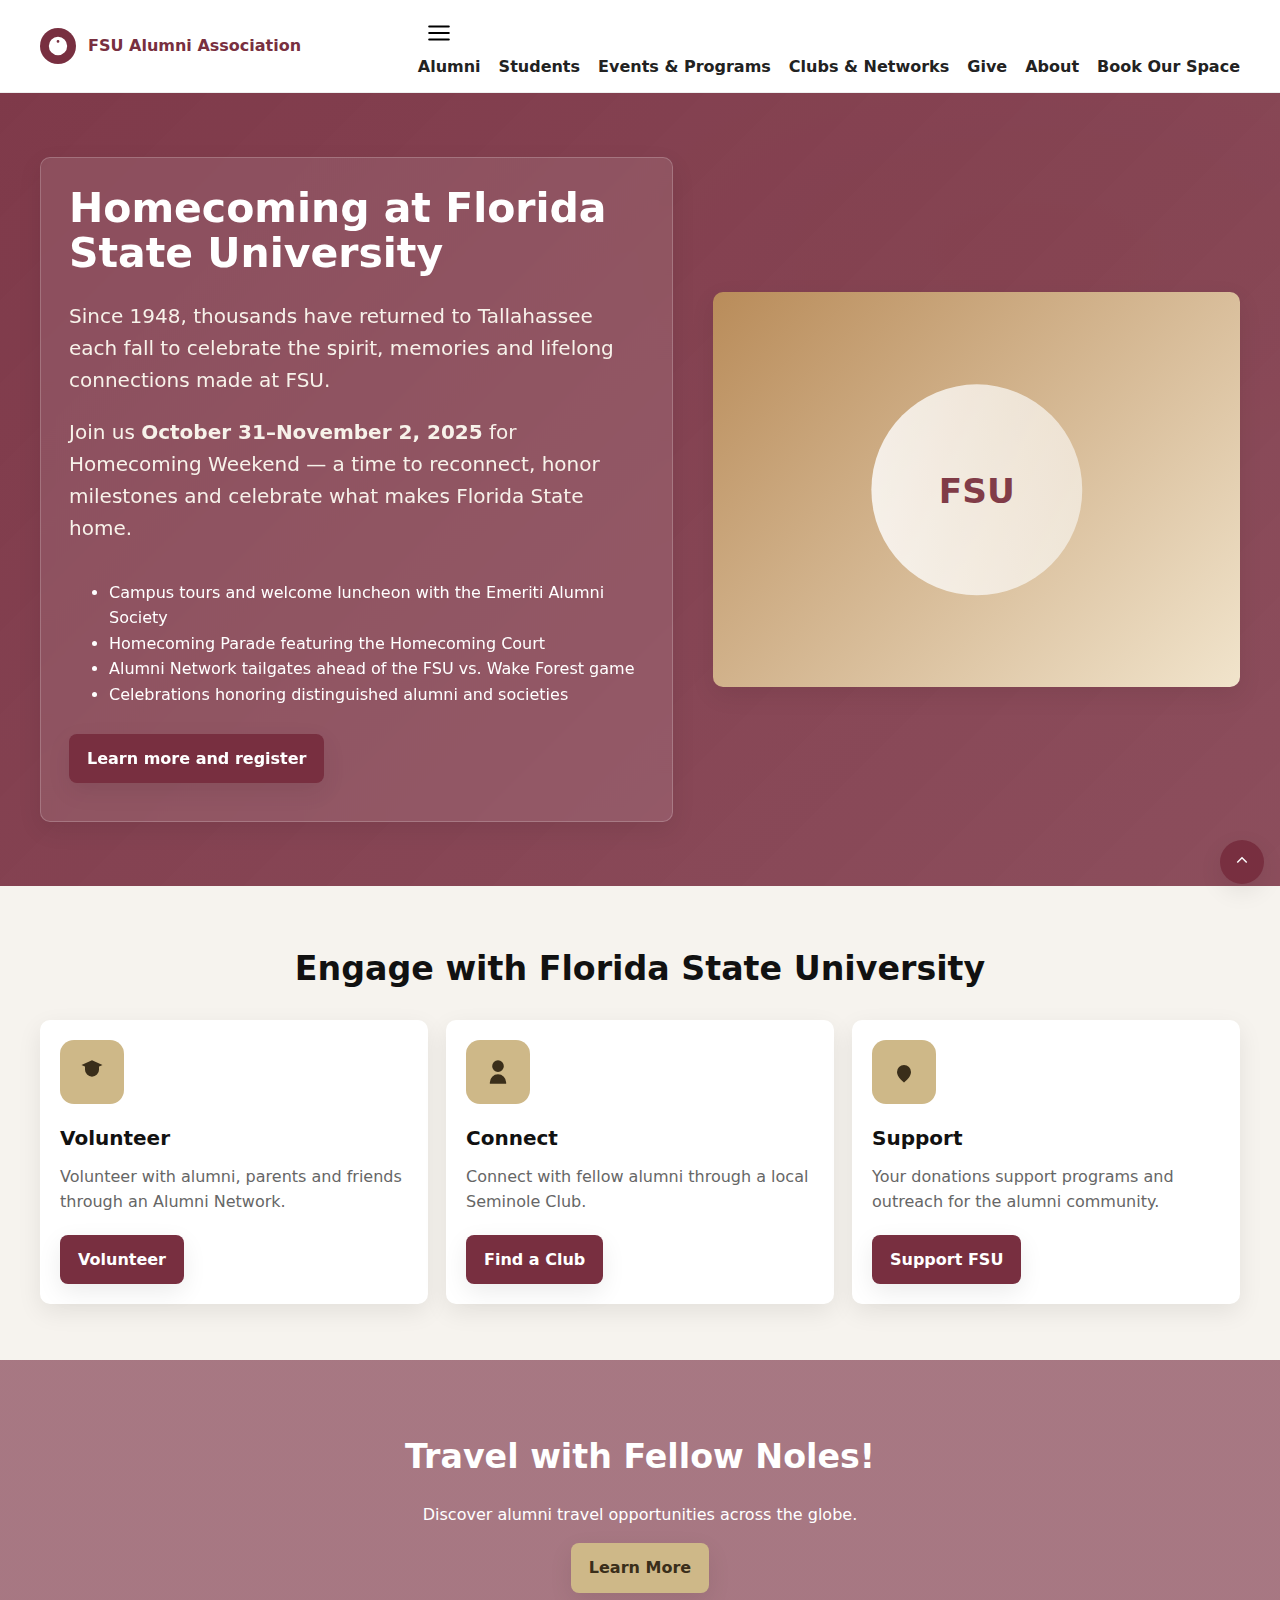
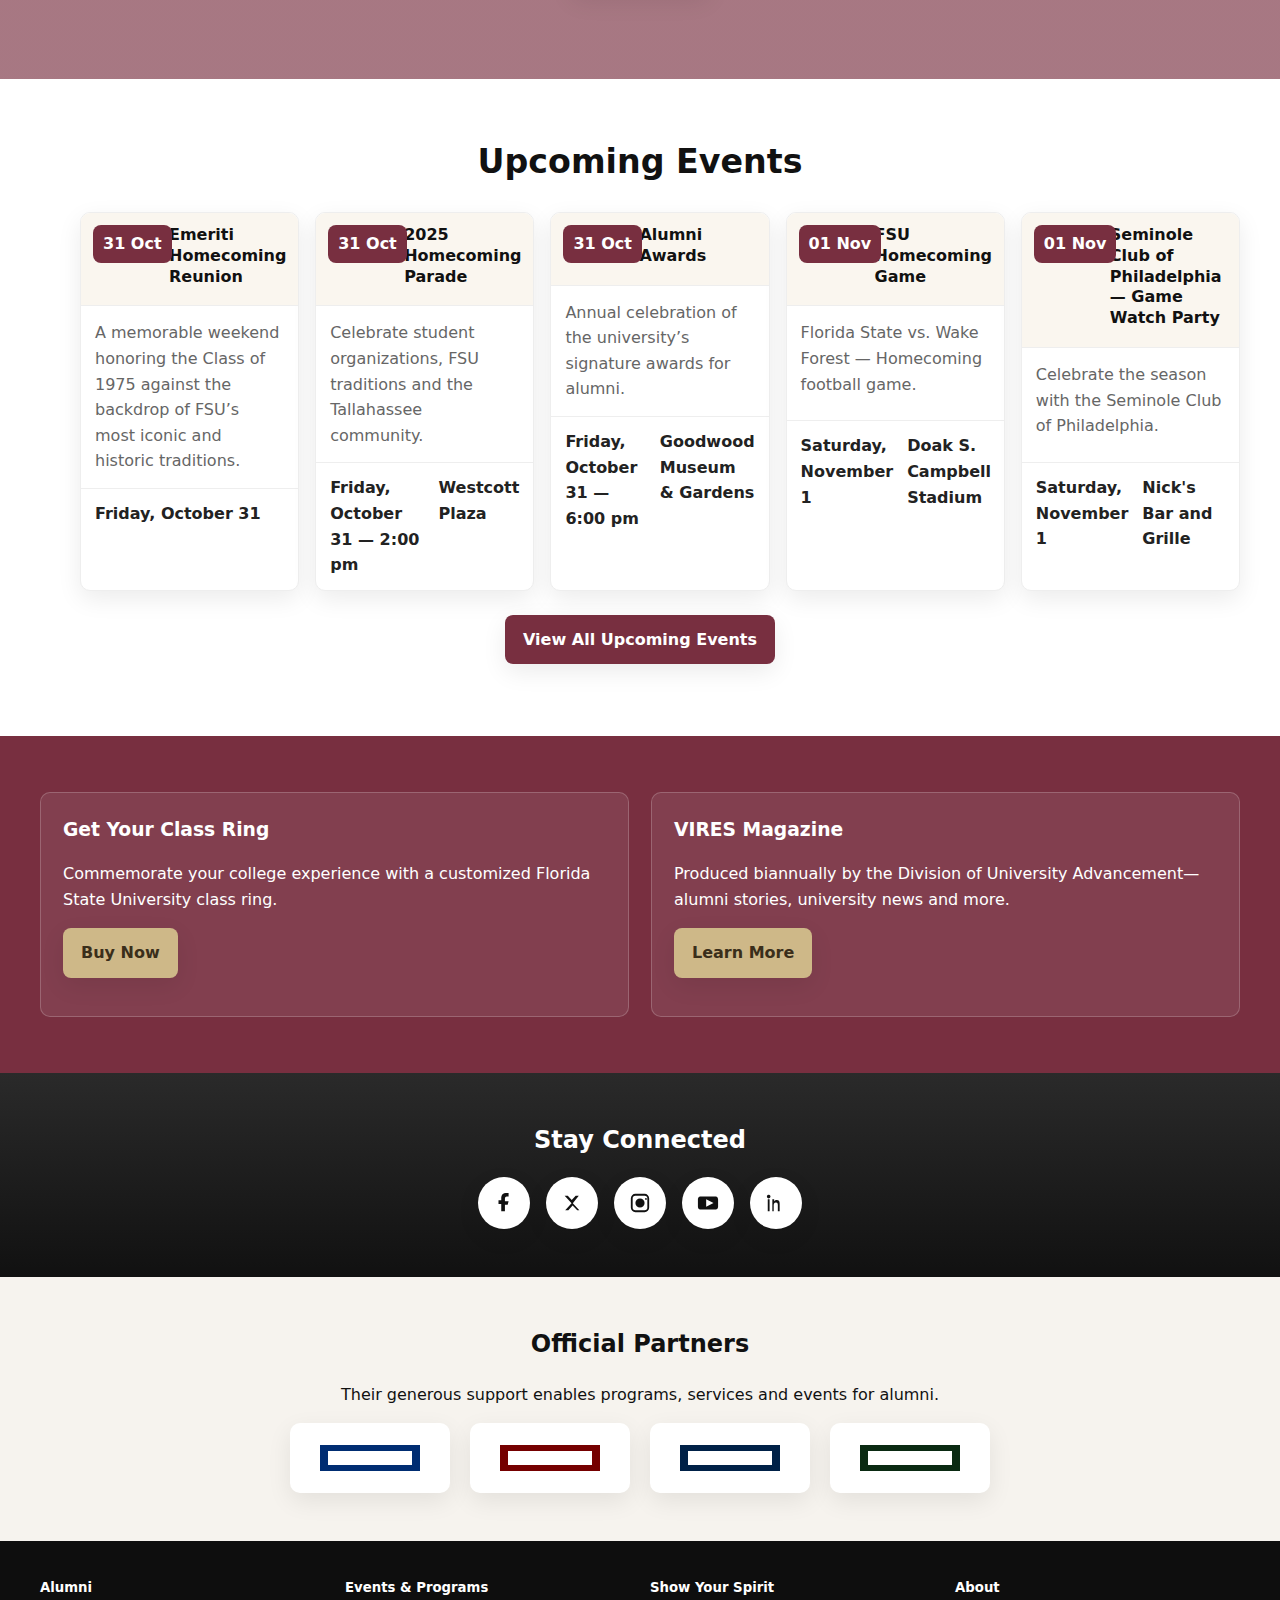
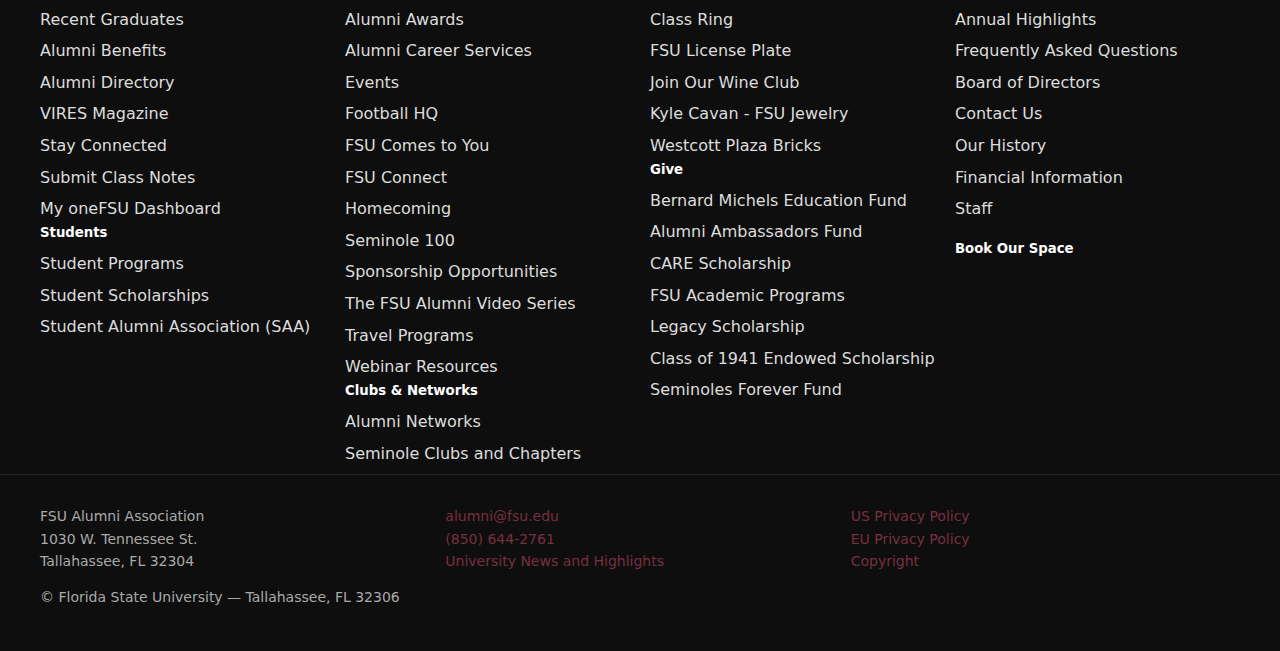
<file: index.html>
<!doctype html>
<html lang="en">
  <head>
    <meta charset="utf-8">
    <meta name="viewport" content="width=device-width, initial-scale=1">
    <title>FSU Alumni Association</title>
    <meta name="description" content="FSU Alumni Association — offline, self-contained project submission.">
    <link rel="stylesheet" href="assets/styles.css">
  </head>
  <body>
    <a class="sr-only" href="#main">Skip to content</a>
    <header>
      <div class="container nav" role="navigation" aria-label="Main navigation">
        <a href="index.html" class="brand">
          <span class="brand-mark" aria-hidden="true">
            <svg viewBox="0 0 24 24" fill="currentColor" xmlns="http://www.w3.org/2000/svg" aria-hidden="true"><path d="M12 2a10 10 0 1 0 0 20 10 10 0 0 0 0-20Zm0 3.5a1.5 1.5 0 1 1 0 3 1.5 1.5 0 0 1 0-3Zm-3 13h6a1 1 0 1 0 0-2h-1v-4a1 1 0 0 0-1-1h-2v-1a1 1 0 1 0-2 0v2a1 1 0 0 0 1 1h2v3h-3a1 1 0 1 0 0 2Z"/></svg>
          </span>
          <span>FSU Alumni Association</span>
        </a>
        <nav>
          <button id="navToggle" class="nav-toggle" aria-expanded="false" aria-controls="navLinks" aria-label="Toggle menu">
            <svg width="26" height="26" viewBox="0 0 24 24" fill="none" xmlns="http://www.w3.org/2000/svg" aria-hidden="true"><path d="M3 6h18M3 12h18M3 18h18" stroke="currentColor" stroke-width="2" stroke-linecap="round"/></svg>
          </button>
          <div id="navLinks" class="nav-links">
            <a href="alumni.html">Alumni</a>
            <a href="students.html">Students</a>
            <a href="events.html">Events & Programs</a>
            <a href="clubs.html">Clubs & Networks</a>
            <a href="give.html">Give</a>
            <a href="about.html">About</a>
            <a href="book.html">Book Our Space</a>
          </div>
        </nav>
      </div>
    </header>
    <main id="main" tabindex="-1">
      <section class="hero" aria-labelledby="hero-title">
        <div class="container wrap">
          <div class="card">
            <h1 id="hero-title">Homecoming at Florida State University</h1>
            <p class="lead">Since 1948, thousands have returned to Tallahassee each fall to celebrate the spirit, memories and lifelong connections made at FSU.</p>
            <p class="lead">Join us <strong>October 31–November 2, 2025</strong> for Homecoming Weekend — a time to reconnect, honor milestones and celebrate what makes Florida State home.</p>
            <ul>
              <li>Campus tours and welcome luncheon with the Emeriti Alumni Society</li>
              <li>Homecoming Parade featuring the Homecoming Court</li>
              <li>Alumni Network tailgates ahead of the FSU vs. Wake Forest game</li>
              <li>Celebrations honoring distinguished alumni and societies</li>
            </ul>
            <p class="mt-2"><a class="btn" href="#events">Learn more and register</a></p>
          </div>
          <div class="hero-visual" aria-hidden="true">
            <svg viewBox="0 0 200 200" xmlns="http://www.w3.org/2000/svg" role="img" aria-label="FSU Seal stylized">
              <defs>
                <linearGradient id="seal" x1="0" x2="1">
                  <stop offset="0" stop-color="#fff" stop-opacity=".9"/>
                  <stop offset="1" stop-color="#f7f2ea" stop-opacity=".8"/>
                </linearGradient>
              </defs>
              <circle cx="100" cy="100" r="80" fill="url(#seal)"/>
              <text x="100" y="110" font-size="26" text-anchor="middle" fill="#782f40" font-weight="700">FSU</text>
            </svg>
          </div>
        </div>
      </section>
      <section class="features" aria-labelledby="features-title">
        <div class="container">
          <h2 id="features-title">Engage with Florida State University</h2>
          <div class="grid-3 mt-2">
            <article class="card" id="alumni">
              <span class="icon" aria-hidden="true"><svg viewBox="0 0 24 24" width="28" height="28" fill="currentColor"><path d="M12 2 3 6l9 4 9-4-9-4Zm0 6L6 5.3V10a6 6 0 0 0 12 0V5.3L12 8Z"/></svg></span>
              <h3><strong>Volunteer</strong></h3>
              <p>Volunteer with alumni, parents and friends through an Alumni Network.</p>
              <div class="card-footer"><a class="btn" href="#clubs">Volunteer</a></div>
            </article>
            <article class="card">
              <span class="icon" aria-hidden="true"><svg viewBox="0 0 24 24" width="28" height="28" fill="currentColor"><path d="M12 12a5 5 0 1 0 0-10 5 5 0 0 0 0 10Zm-7 9a7 7 0 0 1 14 0v1H5v-1Z"/></svg></span>
              <h3><strong>Connect</strong></h3>
              <p>Connect with fellow alumni through a local Seminole Club.</p>
              <div class="card-footer"><a class="btn" href="#clubs">Find a Club</a></div>
            </article>
            <article class="card" id="give">
              <span class="icon" aria-hidden="true"><svg viewBox="0 0 24 24" width="28" height="28" fill="currentColor"><path d="M12 21s-6-4.35-6-9a6 6 0 1 1 12 0c0 4.65-6 9-6 9Z"/></svg></span>
              <h3><strong>Support</strong></h3>
              <p>Your donations support programs and outreach for the alumni community.</p>
              <div class="card-footer"><a class="btn" href="#about">Support FSU</a></div>
            </article>
          </div>
        </div>
      </section>
      <section class="promo" aria-labelledby="promo-title">
        <div class="container center">
          <h2 id="promo-title">Travel with Fellow Noles!</h2>
          <p class="mb-2">Discover alumni travel opportunities across the globe.</p>
          <p class="actions"><a class="btn secondary" href="#travel">Learn More</a></p>
        </div>
      </section>
      <section class="events" id="events" aria-labelledby="events-title">
        <div class="container">
          <h2 id="events-title">Upcoming Events</h2>
          <ol class="event-list" aria-label="Event list">
            <li class="event"><header><div class="date" aria-label="October 31">31 Oct</div><h3>Emeriti Homecoming Reunion</h3></header><div class="body">A memorable weekend honoring the Class of 1975 against the backdrop of FSU’s most iconic and historic traditions.</div><div class="meta"><div>Friday, October 31</div></div></li>
            <li class="event"><header><div class="date" aria-label="October 31">31 Oct</div><h3>2025 Homecoming Parade</h3></header><div class="body">Celebrate student organizations, FSU traditions and the Tallahassee community.</div><div class="meta"><div>Friday, October 31 — 2:00 pm</div><div>Westcott Plaza</div></div></li>
            <li class="event"><header><div class="date" aria-label="October 31">31 Oct</div><h3>Alumni Awards</h3></header><div class="body">Annual celebration of the university’s signature awards for alumni.</div><div class="meta"><div>Friday, October 31 — 6:00 pm</div><div>Goodwood Museum &amp; Gardens</div></div></li>
            <li class="event"><header><div class="date" aria-label="November 1">01 Nov</div><h3>FSU Homecoming Game</h3></header><div class="body">Florida State vs. Wake Forest — Homecoming football game.</div><div class="meta"><div>Saturday, November 1</div><div>Doak S. Campbell Stadium</div></div></li>
            <li class="event"><header><div class="date" aria-label="November 1">01 Nov</div><h3>Seminole Club of Philadelphia — Game Watch Party</h3></header><div class="body">Celebrate the season with the Seminole Club of Philadelphia.</div><div class="meta"><div>Saturday, November 1</div><div>Nick's Bar and Grille</div></div></li>
          </ol>
          <p class="center mt-3"><a class="btn" href="#">View All Upcoming Events</a></p>
        </div>
      </section>
      <section class="cta-two" aria-labelledby="cta-title">
        <div class="container"><div class="grid">
          <div class="cta"><h3 id="cta-title" class="mb-1">Get Your Class Ring</h3><p>Commemorate your college experience with a customized Florida State University class ring.</p><p><a class="btn secondary" href="#ring">Buy Now</a></p></div>
          <div class="cta"><h3 class="mb-1">VIRES Magazine</h3><p>Produced biannually by the Division of University Advancement—alumni stories, university news and more.</p><p><a class="btn secondary" href="#vires">Learn More</a></p></div>
        </div></div>
      </section>
      <section class="social" aria-labelledby="social-title">
        <div class="container"><h2 id="social-title">Stay Connected</h2><div class="icons" role="list">
          <a role="listitem" href="#" aria-label="Facebook" title="Facebook"><svg width="22" height="22" viewBox="0 0 24 24" fill="currentColor" aria-hidden="true"><path d="M13 22v-8h3l1-4h-4V7a2 2 0 0 1 2-2h2V1h-3a5 5 0 0 0-5 5v3H6v4h3v8h4Z"/></svg></a>
          <a role="listitem" href="#" aria-label="X" title="X"><svg width="22" height="22" viewBox="0 0 24 24" fill="currentColor" aria-hidden="true"><path d="m4 4 7.5 8.2L4.6 20H8l4.7-5.2L17.7 20H20l-7.1-7.7L19.4 4H16l-4.3 4.8L7.4 4H4Z"/></svg></a>
          <a role="listitem" href="#" aria-label="Instagram" title="Instagram"><svg width="22" height="22" viewBox="0 0 24 24" fill="currentColor" aria-hidden="true"><path d="M7 2h10a5 5 0 0 1 5 5v10a5 5 0 0 1-5 5H7a5 5 0 0 1-5-5V7a5 5 0 0 1 5-5Zm0 2a3 3 0 0 0-3 3v10a3 3 0 0 0 3 3h10a3 3 0 0 0 3-3V7a3 3 0 0 0-3-3H7Zm5 3a5 5 0 1 1 0 10 5 5 0 0 1 0-10Zm6.5-.5a1 1 0 1 1 0 2 1 1 0 0 1 0-2Z"/></svg></a>
          <a role="listitem" href="#" aria-label="YouTube" title="YouTube"><svg width="22" height="22" viewBox="0 0 24 24" fill="currentColor" aria-hidden="true"><path d="M23 8s0-3-3-3H4C1 5 1 8 1 8v8s0 3 3 3h16c3 0 3-3 3-3V8Zm-13 8V8l8 4-8 4Z"/></svg></a>
          <a role="listitem" href="#" aria-label="LinkedIn" title="LinkedIn"><svg width="22" height="22" viewBox="0 0 24 24" fill="currentColor" aria-hidden="true"><path d="M4 3a2 2 0 1 0 0 4 2 2 0 0 0 0-4ZM3 8h2v13H3V8Zm5 0h2v2h.1c.3-.6 1.2-1.3 2.6-1.3 2.8 0 3.3 1.8 3.3 4.1V21h-2v-6.1c0-1.5 0-3.4-2.1-3.4s-2.4 1.7-2.4 3.3V21H8V8Z"/></svg></a>
        </div></div>
      </section>
      <section class="partners" aria-labelledby="partners-title">
        <div class="container"><h2 id="partners-title">Official Partners</h2><p class="center mb-2">Their generous support enables programs, services and events for alumni.</p><div class="logo-row" role="list">
          <div class="logo" role="listitem" aria-label="Bank of America"><svg width="100" height="26" viewBox="0 0 100 26" xmlns="http://www.w3.org/2000/svg" aria-hidden="true"><rect width="100" height="26" fill="#002D72"/><rect x="8" y="6" width="84" height="14" fill="#fff"/></svg></div>
          <div class="logo" role="listitem" aria-label="FSU Bookstore"><svg width="100" height="26" viewBox="0 0 100 26" xmlns="http://www.w3.org/2000/svg" aria-hidden="true"><rect width="100" height="26" fill="#750000"/><rect x="8" y="6" width="84" height="14" fill="#fff"/></svg></div>
          <div class="logo" role="listitem" aria-label="Liberty Mutual"><svg width="100" height="26" viewBox="0 0 100 26" xmlns="http://www.w3.org/2000/svg" aria-hidden="true"><rect width="100" height="26" fill="#002147"/><rect x="8" y="6" width="84" height="14" fill="#fff"/></svg></div>
          <div class="logo" role="listitem" aria-label="AMBA"><svg width="100" height="26" viewBox="0 0 100 26" xmlns="http://www.w3.org/2000/svg" aria-hidden="true"><rect width="100" height="26" fill="#0A2A12"/><rect x="8" y="6" width="84" height="14" fill="#fff"/></svg></div>
        </div></div>
      </section>
    </main>
    <footer>
      <div class="footer-top"><div class="container footer-grid">
        <section aria-labelledby="ft-alumni"><h5 id="ft-alumni">Alumni</h5><nav class="list" aria-label="Alumni"><a href="#">Recent Graduates</a><a href="#">Alumni Benefits</a><a href="#">Alumni Directory</a><a href="#">VIRES Magazine</a><a href="#">Stay Connected</a><a href="#">Submit Class Notes</a><a href="#">My oneFSU Dashboard</a></nav><h5 id="students">Students</h5><nav class="list" aria-label="Students"><a href="#">Student Programs</a><a href="#">Student Scholarships</a><a href="#">Student Alumni Association (SAA)</a></nav></section>
        <section aria-labelledby="ft-events"><h5 id="ft-events">Events &amp; Programs</h5><nav class="list" aria-label="Events and Programs"><a href="#">Alumni Awards</a><a href="#">Alumni Career Services</a><a href="#events">Events</a><a href="#">Football HQ</a><a href="#">FSU Comes to You</a><a href="#">FSU Connect</a><a href="#">Homecoming</a><a href="#">Seminole 100</a><a href="#">Sponsorship Opportunities</a><a href="#">The FSU Alumni Video Series</a><a href="#">Travel Programs</a><a href="#">Webinar Resources</a></nav><h5 id="clubs">Clubs &amp; Networks</h5><nav class="list" aria-label="Clubs and Networks"><a href="#">Alumni Networks</a><a href="#">Seminole Clubs and Chapters</a></nav></section>
        <section aria-labelledby="ft-spirit"><h5 id="ft-spirit">Show Your Spirit</h5><nav class="list" aria-label="Show Your Spirit"><a href="#">Class Ring</a><a href="#">FSU License Plate</a><a href="#">Join Our Wine Club</a><a href="#">Kyle Cavan - FSU Jewelry</a><a href="#">Westcott Plaza Bricks</a></nav><h5 id="about">Give</h5><nav class="list" aria-label="Give"><a href="#">Bernard Michels Education Fund</a><a href="#">Alumni Ambassadors Fund</a><a href="#">CARE Scholarship</a><a href="#">FSU Academic Programs</a><a href="#">Legacy Scholarship</a><a href="#">Class of 1941 Endowed Scholarship</a><a href="#">Seminoles Forever Fund</a></nav></section>
        <section aria-labelledby="ft-about"><h5 id="ft-about">About</h5><nav class="list" aria-label="About"><a href="#">Annual Highlights</a><a href="#">Frequently Asked Questions</a><a href="#">Board of Directors</a><a href="#">Contact Us</a><a href="#">Our History</a><a href="#">Financial Information</a><a href="#">Staff</a></nav><h5 id="book" class="mt-2"><a href="#" style="color:#fff;text-decoration:none">Book Our Space</a></h5></section>
      </div></div>
      <div class="footer-bottom"><div class="container"><div class="grid-3" style="display:grid;grid-template-columns:repeat(3,1fr);gap:16px">
        <div><p>FSU Alumni Association<br>1030 W. Tennessee St.<br>Tallahassee, FL 32304</p><p>© Florida State University — Tallahassee, FL 32306</p></div>
        <div><p><a href="mailto:alumni@fsu.edu">alumni@fsu.edu</a><br><a href="tel:+18506442761">(850) 644-2761</a><br><a href="#">University News and Highlights</a></p></div>
        <div><p><a href="#">US Privacy Policy</a><br><a href="#">EU Privacy Policy</a><br><a href="#">Copyright</a></p></div>
      </div></div></div>
    </footer>
    <button id="toTop" aria-label="Scroll to top" title="Scroll to top" style="position:fixed;right:16px;bottom:16px;border:0;background:var(--garnet);color:#fff;width:44px;height:44px;border-radius:50%;display:grid;place-items:center;box-shadow:var(--shadow)"><svg width="18" height="18" viewBox="0 0 24 24" fill="none" xmlns="http://www.w3.org/2000/svg" aria-hidden="true"><path d="M12 5l7 7-1.4 1.4L12 7.8 6.4 13.4 5 12l7-7Z" fill="currentColor"/></svg></button>
    <script src="assets/site.js"></script>
  </body>
</html>
</file>
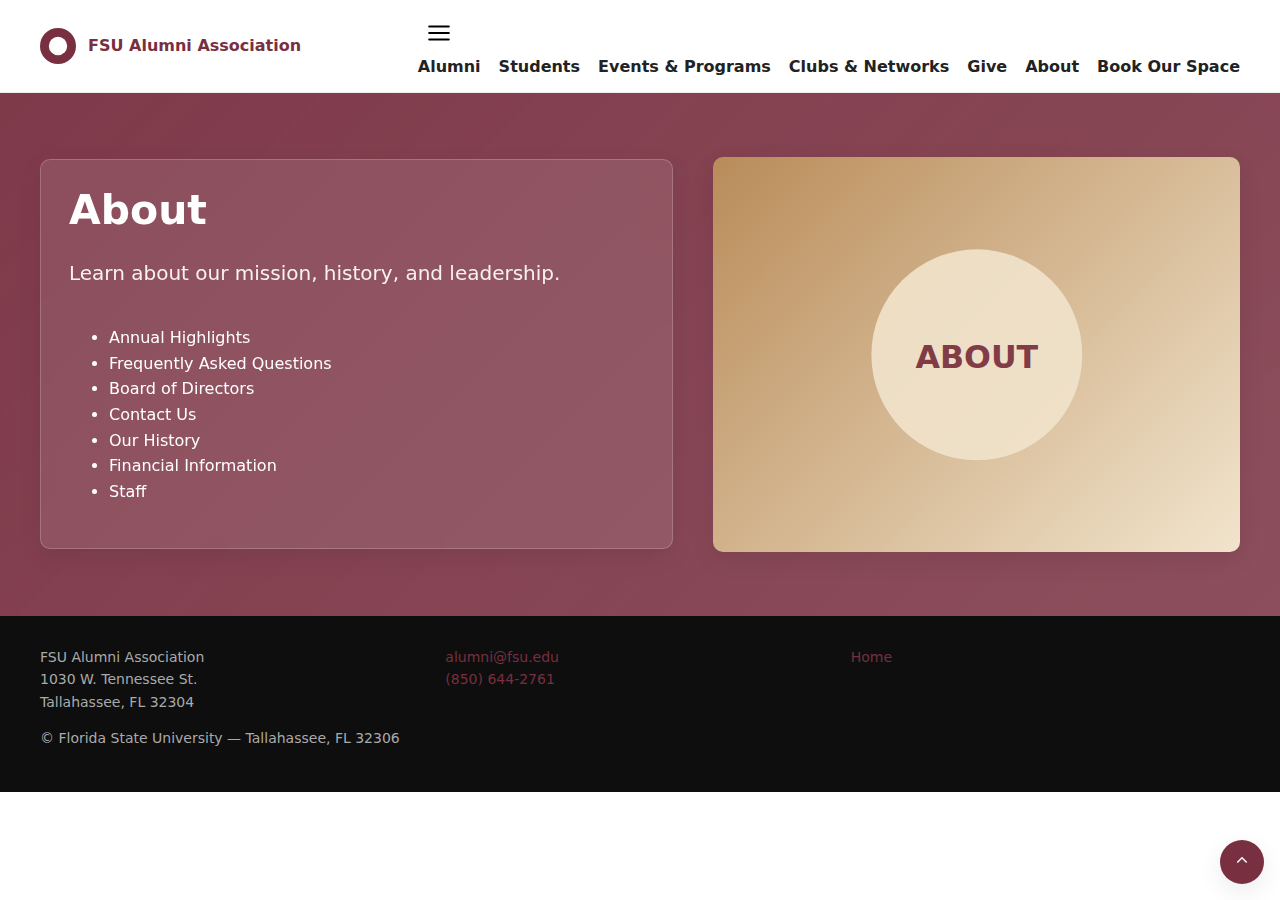
<file: about.html>
<!doctype html>
<html lang="en">
  <head>
    <meta charset="utf-8">
    <meta name="viewport" content="width=device-width, initial-scale=1">
    <title>About | FSU Alumni Association</title>
    <link rel="stylesheet" href="assets/styles.css">
  </head>
  <body>
    <a class="sr-only" href="#main">Skip to content</a>
    <header>
      <div class="container nav" role="navigation" aria-label="Main navigation">
        <a href="index.html" class="brand"><span class="brand-mark" aria-hidden="true"><svg viewBox="0 0 24 24" fill="currentColor" xmlns="http://www.w3.org/2000/svg"><circle cx="12" cy="12" r="10"/></svg></span><span>FSU Alumni Association</span></a>
        <nav>
          <button id="navToggle" class="nav-toggle" aria-expanded="false" aria-controls="navLinks" aria-label="Toggle menu"><svg width="26" height="26" viewBox="0 0 24 24" fill="none" xmlns="http://www.w3.org/2000/svg"><path d="M3 6h18M3 12h18M3 18h18" stroke="currentColor" stroke-width="2" stroke-linecap="round"/></svg></button>
          <div id="navLinks" class="nav-links">
            <a href="alumni.html">Alumni</a>
            <a href="students.html">Students</a>
            <a href="events.html">Events & Programs</a>
            <a href="clubs.html">Clubs & Networks</a>
            <a href="give.html">Give</a>
            <a href="about.html" aria-current="page">About</a>
            <a href="book.html">Book Our Space</a>
          </div>
        </nav>
      </div>
    </header>
    <main id="main" tabindex="-1">
      <section class="hero" aria-labelledby="page-title">
        <div class="container wrap">
          <div class="card">
            <h1 id="page-title">About</h1>
            <p class="lead">Learn about our mission, history, and leadership.</p>
            <ul>
              <li>Annual Highlights</li>
              <li>Frequently Asked Questions</li>
              <li>Board of Directors</li>
              <li>Contact Us</li>
              <li>Our History</li>
              <li>Financial Information</li>
              <li>Staff</li>
            </ul>
          </div>
          <div class="hero-visual" aria-hidden="true"><svg viewBox="0 0 200 200" xmlns="http://www.w3.org/2000/svg"><circle cx="100" cy="100" r="80" fill="#f1e4cc"/><text x="100" y="110" font-size="24" text-anchor="middle" fill="#782f40" font-weight="700">ABOUT</text></svg></div>
        </div>
      </section>
    </main>
    <footer>
      <div class="footer-bottom"><div class="container"><div class="grid-3" style="display:grid;grid-template-columns:repeat(3,1fr);gap:16px">
        <div><p>FSU Alumni Association<br>1030 W. Tennessee St.<br>Tallahassee, FL 32304</p><p>© Florida State University — Tallahassee, FL 32306</p></div>
        <div><p><a href="mailto:alumni@fsu.edu">alumni@fsu.edu</a><br><a href="tel:+18506442761">(850) 644-2761</a></p></div>
        <div><p><a href="index.html">Home</a></p></div>
      </div></div></div>
    </footer>
    <button id="toTop" aria-label="Scroll to top" title="Scroll to top" style="position:fixed;right:16px;bottom:16px;border:0;background:var(--garnet);color:#fff;width:44px;height:44px;border-radius:50%;display:grid;place-items:center;box-shadow:var(--shadow)"><svg width="18" height="18" viewBox="0 0 24 24" fill="none" xmlns="http://www.w3.org/2000/svg"><path d="M12 5l7 7-1.4 1.4L12 7.8 6.4 13.4 5 12l7-7Z" fill="currentColor"/></svg></button>
    <script src="assets/site.js"></script>
  </body>
</html>
</file>
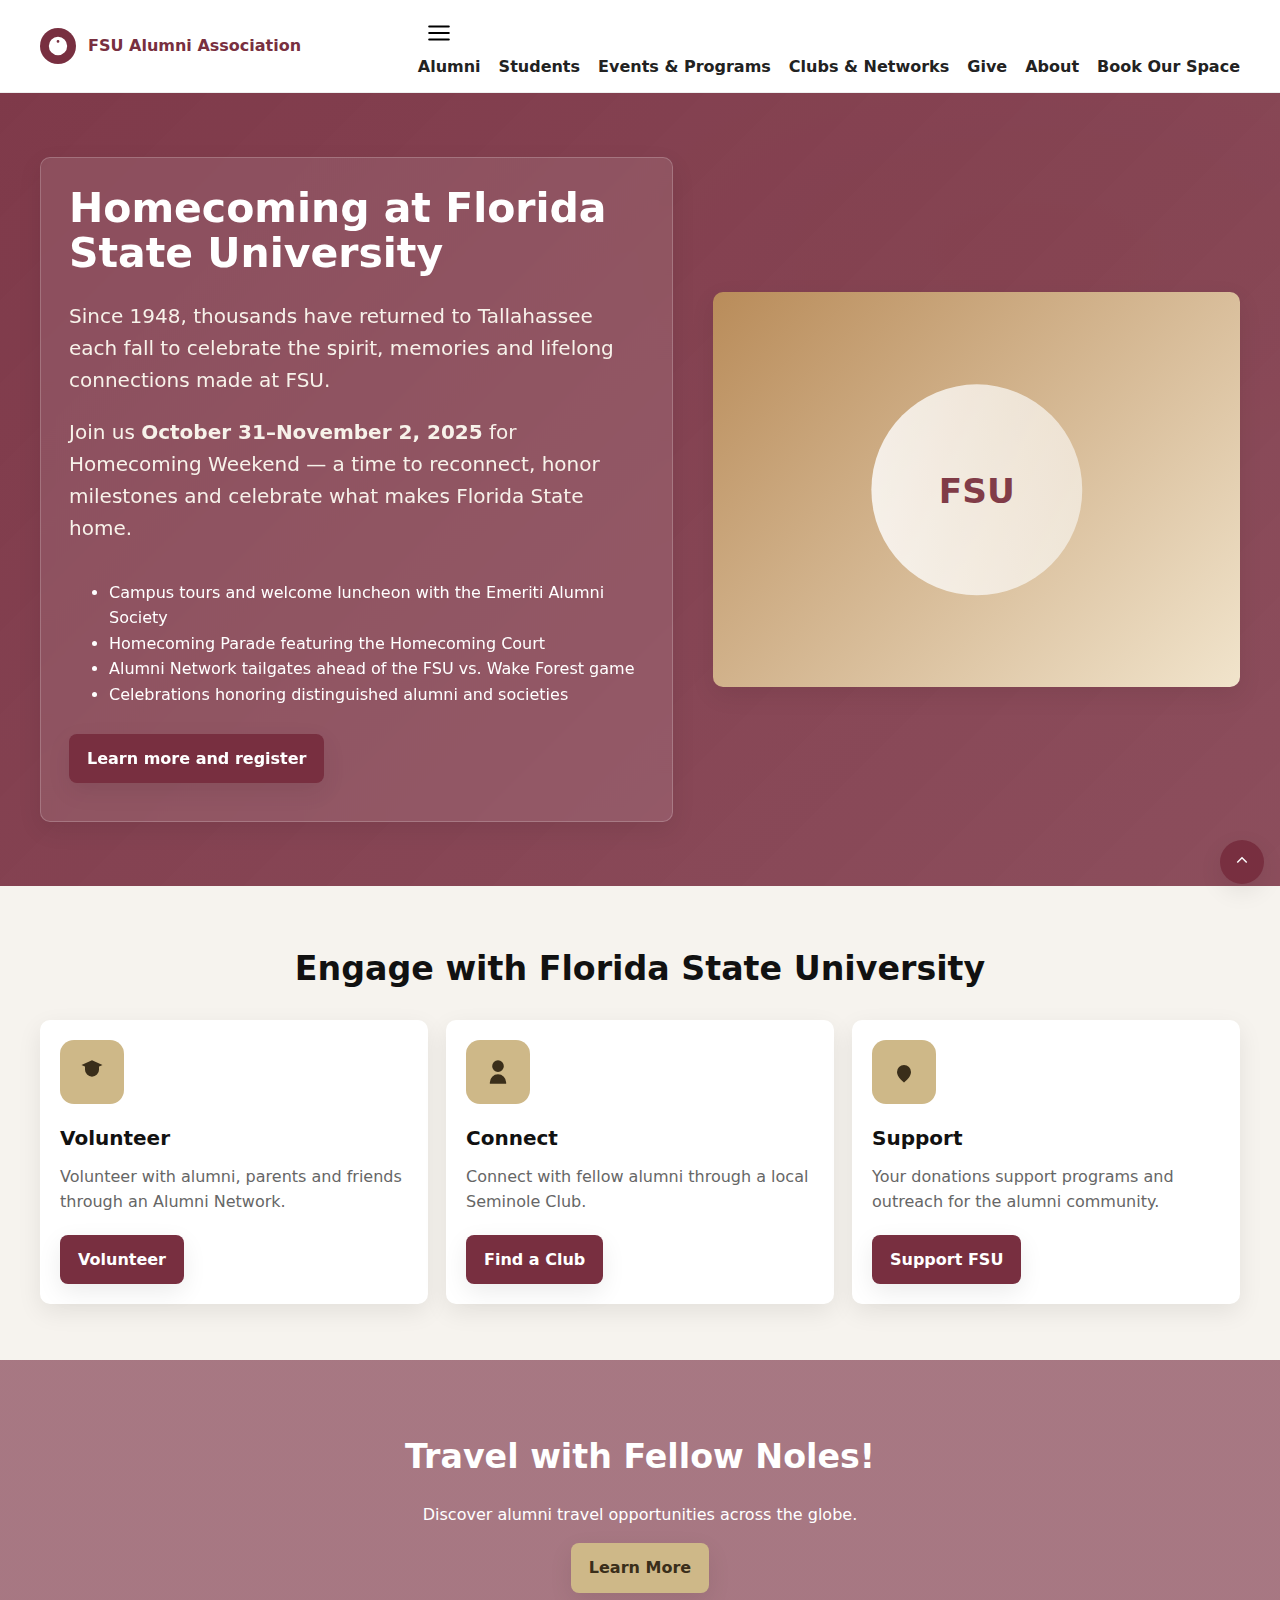
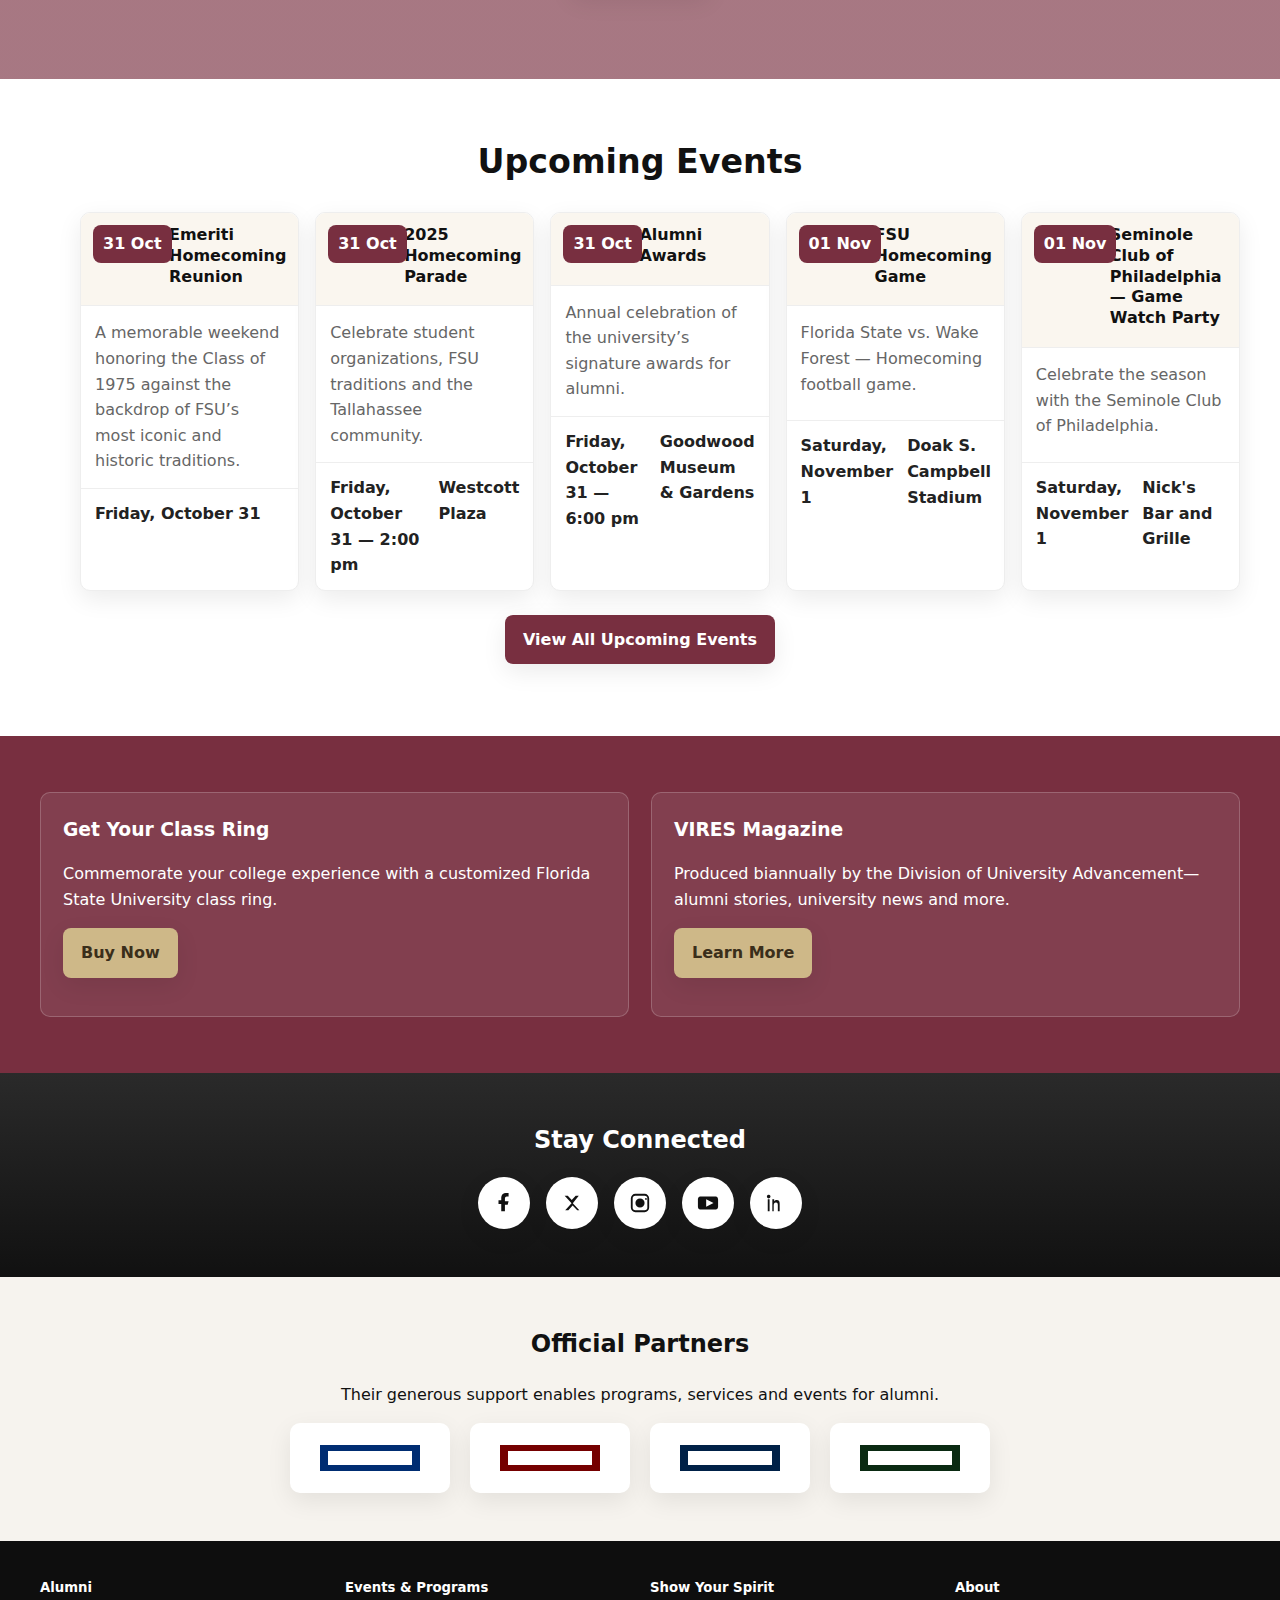
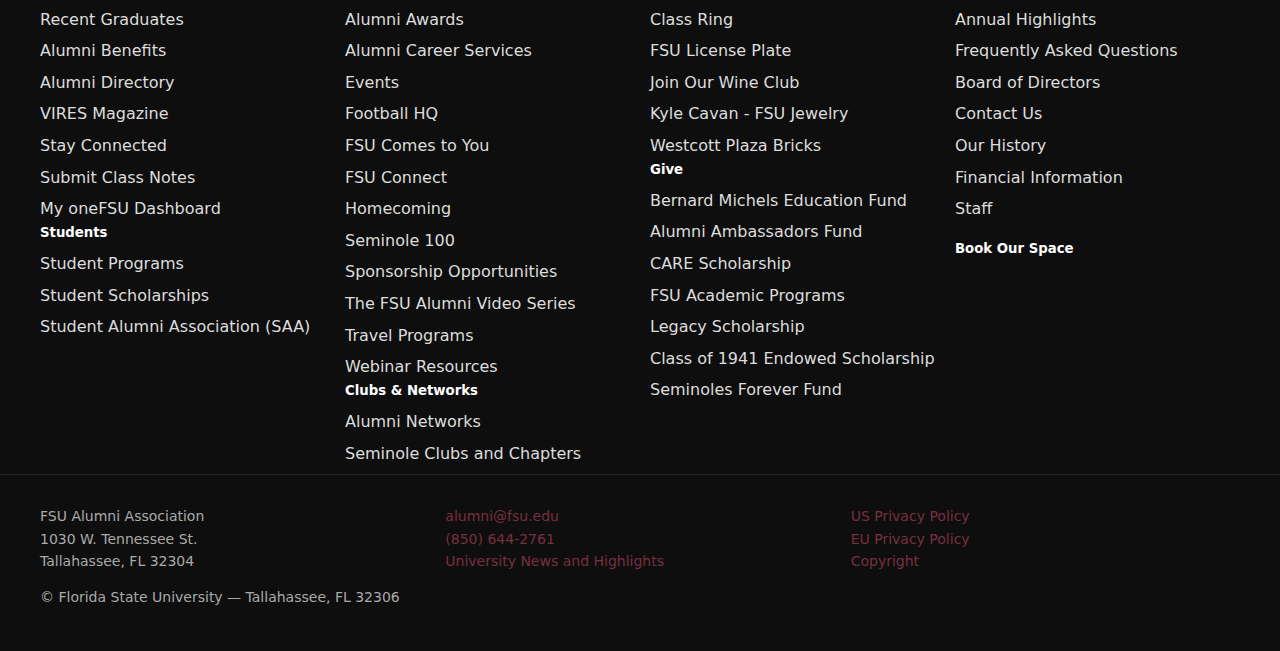
<file: Alumni Website.html>
<!doctype html>
<html lang="en">
  <head>
    <meta charset="utf-8">
    <meta name="viewport" content="width=device-width, initial-scale=1">
    <title>FSU Alumni Association (Offline Submission)</title>
    <meta name="description" content="FSU Alumni Association — offline, self-contained project submission.">
    <link rel="stylesheet" href="assets/styles.css">
  </head>
  <body>
    <a class="sr-only" href="#main">Skip to content</a>
    <header>
      <div class="container nav" role="navigation" aria-label="Main navigation">
        <a href="#" class="brand">
          <span class="brand-mark" aria-hidden="true">
            <svg viewBox="0 0 24 24" fill="currentColor" xmlns="http://www.w3.org/2000/svg" aria-hidden="true"><path d="M12 2a10 10 0 1 0 0 20 10 10 0 0 0 0-20Zm0 3.5a1.5 1.5 0 1 1 0 3 1.5 1.5 0 0 1 0-3Zm-3 13h6a1 1 0 1 0 0-2h-1v-4a1 1 0 0 0-1-1h-2v-1a1 1 0 1 0-2 0v2a1 1 0 0 0 1 1h2v3h-3a1 1 0 1 0 0 2Z"/></svg>
          </span>
          <span>FSU Alumni Association</span>
        </a>
        <nav>
          <button id="navToggle" class="nav-toggle" aria-expanded="false" aria-controls="navLinks" aria-label="Toggle menu">
            <svg width="26" height="26" viewBox="0 0 24 24" fill="none" xmlns="http://www.w3.org/2000/svg" aria-hidden="true"><path d="M3 6h18M3 12h18M3 18h18" stroke="currentColor" stroke-width="2" stroke-linecap="round"/></svg>
          </button>
          <div id="navLinks" class="nav-links">
            <a href="alumni.html">Alumni</a>
            <a href="students.html">Students</a>
            <a href="events.html">Events & Programs</a>
            <a href="clubs.html">Clubs & Networks</a>
            <a href="give.html">Give</a>
            <a href="about.html">About</a>
            <a href="book.html">Book Our Space</a>
          </div>
        </nav>
      </div>
    </header>
    <main id="main" tabindex="-1">
      <section class="hero" aria-labelledby="hero-title">
        <div class="container wrap">
          <div class="card">
            <h1 id="hero-title">Homecoming at Florida State University</h1>
            <p class="lead">Since 1948, thousands have returned to Tallahassee each fall to celebrate the spirit, memories and lifelong connections made at FSU.</p>
            <p class="lead">Join us <strong>October 31–November 2, 2025</strong> for Homecoming Weekend — a time to reconnect, honor milestones and celebrate what makes Florida State home.</p>
            <ul>
              <li>Campus tours and welcome luncheon with the Emeriti Alumni Society</li>
              <li>Homecoming Parade featuring the Homecoming Court</li>
              <li>Alumni Network tailgates ahead of the FSU vs. Wake Forest game</li>
              <li>Celebrations honoring distinguished alumni and societies</li>
            </ul>
            <p class="mt-2"><a class="btn" href="#events">Learn more and register</a></p>
          </div>
          <div class="hero-visual" aria-hidden="true">
            <svg viewBox="0 0 200 200" xmlns="http://www.w3.org/2000/svg" role="img" aria-label="FSU Seal stylized">
              <defs>
                <linearGradient id="seal" x1="0" x2="1">
                  <stop offset="0" stop-color="#fff" stop-opacity=".9"/>
                  <stop offset="1" stop-color="#f7f2ea" stop-opacity=".8"/>
                </linearGradient>
              </defs>
              <circle cx="100" cy="100" r="80" fill="url(#seal)"/>
              <text x="100" y="110" font-size="26" text-anchor="middle" fill="#782f40" font-weight="700">FSU</text>
            </svg>
          </div>
        </div>
      </section>
      <section class="features" aria-labelledby="features-title">
        <div class="container">
          <h2 id="features-title">Engage with Florida State University</h2>
          <div class="grid-3 mt-2">
            <article class="card" id="alumni">
              <span class="icon" aria-hidden="true"><svg viewBox="0 0 24 24" width="28" height="28" fill="currentColor"><path d="M12 2 3 6l9 4 9-4-9-4Zm0 6L6 5.3V10a6 6 0 0 0 12 0V5.3L12 8Z"/></svg></span>
              <h3><strong>Volunteer</strong></h3>
              <p>Volunteer with alumni, parents and friends through an Alumni Network.</p>
              <div class="card-footer"><a class="btn" href="#clubs">Volunteer</a></div>
            </article>
            <article class="card">
              <span class="icon" aria-hidden="true"><svg viewBox="0 0 24 24" width="28" height="28" fill="currentColor"><path d="M12 12a5 5 0 1 0 0-10 5 5 0 0 0 0 10Zm-7 9a7 7 0 0 1 14 0v1H5v-1Z"/></svg></span>
              <h3><strong>Connect</strong></h3>
              <p>Connect with fellow alumni through a local Seminole Club.</p>
              <div class="card-footer"><a class="btn" href="#clubs">Find a Club</a></div>
            </article>
            <article class="card" id="give">
              <span class="icon" aria-hidden="true"><svg viewBox="0 0 24 24" width="28" height="28" fill="currentColor"><path d="M12 21s-6-4.35-6-9a6 6 0 1 1 12 0c0 4.65-6 9-6 9Z"/></svg></span>
              <h3><strong>Support</strong></h3>
              <p>Your donations support programs and outreach for the alumni community.</p>
              <div class="card-footer"><a class="btn" href="#about">Support FSU</a></div>
            </article>
          </div>
        </div>
      </section>
      <section class="promo" aria-labelledby="promo-title">
        <div class="container center">
          <h2 id="promo-title">Travel with Fellow Noles!</h2>
          <p class="mb-2">Discover alumni travel opportunities across the globe.</p>
          <p class="actions"><a class="btn secondary" href="#travel">Learn More</a></p>
        </div>
      </section>
      <section class="events" id="events" aria-labelledby="events-title">
        <div class="container">
          <h2 id="events-title">Upcoming Events</h2>
          <ol class="event-list" aria-label="Event list">
            <li class="event"><header><div class="date" aria-label="October 31">31 Oct</div><h3>Emeriti Homecoming Reunion</h3></header><div class="body">A memorable weekend honoring the Class of 1975 against the backdrop of FSU’s most iconic and historic traditions.</div><div class="meta"><div>Friday, October 31</div></div></li>
            <li class="event"><header><div class="date" aria-label="October 31">31 Oct</div><h3>2025 Homecoming Parade</h3></header><div class="body">Celebrate student organizations, FSU traditions and the Tallahassee community.</div><div class="meta"><div>Friday, October 31 — 2:00 pm</div><div>Westcott Plaza</div></div></li>
            <li class="event"><header><div class="date" aria-label="October 31">31 Oct</div><h3>Alumni Awards</h3></header><div class="body">Annual celebration of the university’s signature awards for alumni.</div><div class="meta"><div>Friday, October 31 — 6:00 pm</div><div>Goodwood Museum &amp; Gardens</div></div></li>
            <li class="event"><header><div class="date" aria-label="November 1">01 Nov</div><h3>FSU Homecoming Game</h3></header><div class="body">Florida State vs. Wake Forest — Homecoming football game.</div><div class="meta"><div>Saturday, November 1</div><div>Doak S. Campbell Stadium</div></div></li>
            <li class="event"><header><div class="date" aria-label="November 1">01 Nov</div><h3>Seminole Club of Philadelphia — Game Watch Party</h3></header><div class="body">Celebrate the season with the Seminole Club of Philadelphia.</div><div class="meta"><div>Saturday, November 1</div><div>Nick's Bar and Grille</div></div></li>
          </ol>
          <p class="center mt-3"><a class="btn" href="#">View All Upcoming Events</a></p>
        </div>
      </section>
      <section class="cta-two" aria-labelledby="cta-title">
        <div class="container"><div class="grid">
          <div class="cta"><h3 id="cta-title" class="mb-1">Get Your Class Ring</h3><p>Commemorate your college experience with a customized Florida State University class ring.</p><p><a class="btn secondary" href="#ring">Buy Now</a></p></div>
          <div class="cta"><h3 class="mb-1">VIRES Magazine</h3><p>Produced biannually by the Division of University Advancement—alumni stories, university news and more.</p><p><a class="btn secondary" href="#vires">Learn More</a></p></div>
        </div></div>
      </section>
      <section class="social" aria-labelledby="social-title">
        <div class="container"><h2 id="social-title">Stay Connected</h2><div class="icons" role="list">
          <a role="listitem" href="#" aria-label="Facebook" title="Facebook"><svg width="22" height="22" viewBox="0 0 24 24" fill="currentColor" aria-hidden="true"><path d="M13 22v-8h3l1-4h-4V7a2 2 0 0 1 2-2h2V1h-3a5 5 0 0 0-5 5v3H6v4h3v8h4Z"/></svg></a>
          <a role="listitem" href="#" aria-label="X" title="X"><svg width="22" height="22" viewBox="0 0 24 24" fill="currentColor" aria-hidden="true"><path d="m4 4 7.5 8.2L4.6 20H8l4.7-5.2L17.7 20H20l-7.1-7.7L19.4 4H16l-4.3 4.8L7.4 4H4Z"/></svg></a>
          <a role="listitem" href="#" aria-label="Instagram" title="Instagram"><svg width="22" height="22" viewBox="0 0 24 24" fill="currentColor" aria-hidden="true"><path d="M7 2h10a5 5 0 0 1 5 5v10a5 5 0 0 1-5 5H7a5 5 0 0 1-5-5V7a5 5 0 0 1 5-5Zm0 2a3 3 0 0 0-3 3v10a3 3 0 0 0 3 3h10a3 3 0 0 0 3-3V7a3 3 0 0 0-3-3H7Zm5 3a5 5 0 1 1 0 10 5 5 0 0 1 0-10Zm6.5-.5a1 1 0 1 1 0 2 1 1 0 0 1 0-2Z"/></svg></a>
          <a role="listitem" href="#" aria-label="YouTube" title="YouTube"><svg width="22" height="22" viewBox="0 0 24 24" fill="currentColor" aria-hidden="true"><path d="M23 8s0-3-3-3H4C1 5 1 8 1 8v8s0 3 3 3h16c3 0 3-3 3-3V8Zm-13 8V8l8 4-8 4Z"/></svg></a>
          <a role="listitem" href="#" aria-label="LinkedIn" title="LinkedIn"><svg width="22" height="22" viewBox="0 0 24 24" fill="currentColor" aria-hidden="true"><path d="M4 3a2 2 0 1 0 0 4 2 2 0 0 0 0-4ZM3 8h2v13H3V8Zm5 0h2v2h.1c.3-.6 1.2-1.3 2.6-1.3 2.8 0 3.3 1.8 3.3 4.1V21h-2v-6.1c0-1.5 0-3.4-2.1-3.4s-2.4 1.7-2.4 3.3V21H8V8Z"/></svg></a>
        </div></div>
      </section>
      <section class="partners" aria-labelledby="partners-title">
        <div class="container"><h2 id="partners-title">Official Partners</h2><p class="center mb-2">Their generous support enables programs, services and events for alumni.</p><div class="logo-row" role="list">
          <div class="logo" role="listitem" aria-label="Bank of America"><svg width="100" height="26" viewBox="0 0 100 26" xmlns="http://www.w3.org/2000/svg" aria-hidden="true"><rect width="100" height="26" fill="#002D72"/><rect x="8" y="6" width="84" height="14" fill="#fff"/></svg></div>
          <div class="logo" role="listitem" aria-label="FSU Bookstore"><svg width="100" height="26" viewBox="0 0 100 26" xmlns="http://www.w3.org/2000/svg" aria-hidden="true"><rect width="100" height="26" fill="#750000"/><rect x="8" y="6" width="84" height="14" fill="#fff"/></svg></div>
          <div class="logo" role="listitem" aria-label="Liberty Mutual"><svg width="100" height="26" viewBox="0 0 100 26" xmlns="http://www.w3.org/2000/svg" aria-hidden="true"><rect width="100" height="26" fill="#002147"/><rect x="8" y="6" width="84" height="14" fill="#fff"/></svg></div>
          <div class="logo" role="listitem" aria-label="AMBA"><svg width="100" height="26" viewBox="0 0 100 26" xmlns="http://www.w3.org/2000/svg" aria-hidden="true"><rect width="100" height="26" fill="#0A2A12"/><rect x="8" y="6" width="84" height="14" fill="#fff"/></svg></div>
        </div></div>
      </section>
    </main>
    <footer>
      <div class="footer-top"><div class="container footer-grid">
        <section aria-labelledby="ft-alumni"><h5 id="ft-alumni">Alumni</h5><nav class="list" aria-label="Alumni"><a href="#">Recent Graduates</a><a href="#">Alumni Benefits</a><a href="#">Alumni Directory</a><a href="#">VIRES Magazine</a><a href="#">Stay Connected</a><a href="#">Submit Class Notes</a><a href="#">My oneFSU Dashboard</a></nav><h5 id="students">Students</h5><nav class="list" aria-label="Students"><a href="#">Student Programs</a><a href="#">Student Scholarships</a><a href="#">Student Alumni Association (SAA)</a></nav></section>
        <section aria-labelledby="ft-events"><h5 id="ft-events">Events &amp; Programs</h5><nav class="list" aria-label="Events and Programs"><a href="#">Alumni Awards</a><a href="#">Alumni Career Services</a><a href="#events">Events</a><a href="#">Football HQ</a><a href="#">FSU Comes to You</a><a href="#">FSU Connect</a><a href="#">Homecoming</a><a href="#">Seminole 100</a><a href="#">Sponsorship Opportunities</a><a href="#">The FSU Alumni Video Series</a><a href="#">Travel Programs</a><a href="#">Webinar Resources</a></nav><h5 id="clubs">Clubs &amp; Networks</h5><nav class="list" aria-label="Clubs and Networks"><a href="#">Alumni Networks</a><a href="#">Seminole Clubs and Chapters</a></nav></section>
        <section aria-labelledby="ft-spirit"><h5 id="ft-spirit">Show Your Spirit</h5><nav class="list" aria-label="Show Your Spirit"><a href="#">Class Ring</a><a href="#">FSU License Plate</a><a href="#">Join Our Wine Club</a><a href="#">Kyle Cavan - FSU Jewelry</a><a href="#">Westcott Plaza Bricks</a></nav><h5 id="about">Give</h5><nav class="list" aria-label="Give"><a href="#">Bernard Michels Education Fund</a><a href="#">Alumni Ambassadors Fund</a><a href="#">CARE Scholarship</a><a href="#">FSU Academic Programs</a><a href="#">Legacy Scholarship</a><a href="#">Class of 1941 Endowed Scholarship</a><a href="#">Seminoles Forever Fund</a></nav></section>
        <section aria-labelledby="ft-about"><h5 id="ft-about">About</h5><nav class="list" aria-label="About"><a href="#">Annual Highlights</a><a href="#">Frequently Asked Questions</a><a href="#">Board of Directors</a><a href="#">Contact Us</a><a href="#">Our History</a><a href="#">Financial Information</a><a href="#">Staff</a></nav><h5 id="book" class="mt-2"><a href="#" style="color:#fff;text-decoration:none">Book Our Space</a></h5></section>
      </div></div>
      <div class="footer-bottom"><div class="container"><div class="grid-3" style="display:grid;grid-template-columns:repeat(3,1fr);gap:16px">
        <div><p>FSU Alumni Association<br>1030 W. Tennessee St.<br>Tallahassee, FL 32304</p><p>© Florida State University — Tallahassee, FL 32306</p></div>
        <div><p><a href="mailto:alumni@fsu.edu">alumni@fsu.edu</a><br><a href="tel:+18506442761">(850) 644-2761</a><br><a href="#">University News and Highlights</a></p></div>
        <div><p><a href="#">US Privacy Policy</a><br><a href="#">EU Privacy Policy</a><br><a href="#">Copyright</a></p></div>
      </div></div></div>
    </footer>
    <button id="toTop" aria-label="Scroll to top" title="Scroll to top" style="position:fixed;right:16px;bottom:16px;border:0;background:var(--garnet);color:#fff;width:44px;height:44px;border-radius:50%;display:grid;place-items:center;box-shadow:var(--shadow)"><svg width="18" height="18" viewBox="0 0 24 24" fill="none" xmlns="http://www.w3.org/2000/svg" aria-hidden="true"><path d="M12 5l7 7-1.4 1.4L12 7.8 6.4 13.4 5 12l7-7Z" fill="currentColor"/></svg></button>
    <script src="assets/site.js"></script>
  </body>
  </html>
</file>
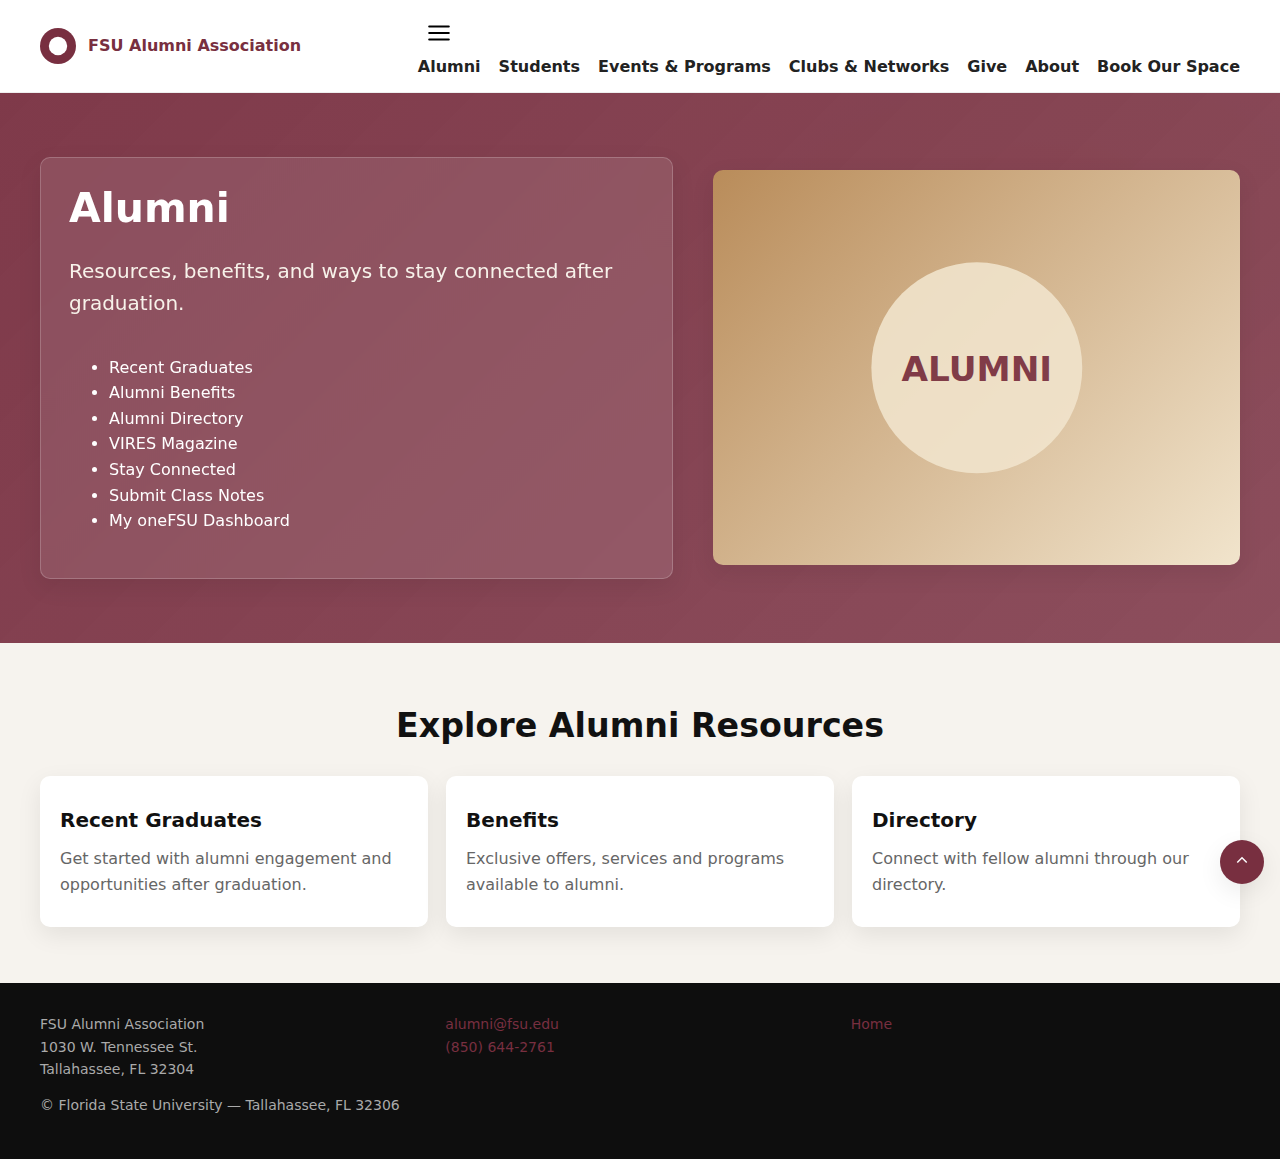
<file: alumni.html>
<!doctype html>
<html lang="en">
  <head>
    <meta charset="utf-8">
    <meta name="viewport" content="width=device-width, initial-scale=1">
    <title>Alumni | FSU Alumni Association</title>
    <link rel="stylesheet" href="assets/styles.css">
  </head>
  <body>
    <a class="sr-only" href="#main">Skip to content</a>
    <header>
      <div class="container nav" role="navigation" aria-label="Main navigation">
        <a href="index.html" class="brand">
          <span class="brand-mark" aria-hidden="true"><svg viewBox="0 0 24 24" fill="currentColor" xmlns="http://www.w3.org/2000/svg"><path d="M12 2a10 10 0 1 0 0 20 10 10 0 0 0 0-20Z"/></svg></span>
          <span>FSU Alumni Association</span>
        </a>
        <nav>
          <button id="navToggle" class="nav-toggle" aria-expanded="false" aria-controls="navLinks" aria-label="Toggle menu">
            <svg width="26" height="26" viewBox="0 0 24 24" fill="none" xmlns="http://www.w3.org/2000/svg"><path d="M3 6h18M3 12h18M3 18h18" stroke="currentColor" stroke-width="2" stroke-linecap="round"/></svg>
          </button>
          <div id="navLinks" class="nav-links">
            <a href="alumni.html" aria-current="page">Alumni</a>
            <a href="students.html">Students</a>
            <a href="events.html">Events & Programs</a>
            <a href="clubs.html">Clubs & Networks</a>
            <a href="give.html">Give</a>
            <a href="about.html">About</a>
            <a href="book.html">Book Our Space</a>
          </div>
        </nav>
      </div>
    </header>
    <main id="main" tabindex="-1">
      <section class="hero" aria-labelledby="page-title">
        <div class="container wrap">
          <div class="card">
            <h1 id="page-title">Alumni</h1>
            <p class="lead">Resources, benefits, and ways to stay connected after graduation.</p>
            <ul>
              <li>Recent Graduates</li>
              <li>Alumni Benefits</li>
              <li>Alumni Directory</li>
              <li>VIRES Magazine</li>
              <li>Stay Connected</li>
              <li>Submit Class Notes</li>
              <li>My oneFSU Dashboard</li>
            </ul>
          </div>
          <div class="hero-visual" aria-hidden="true"><svg viewBox="0 0 200 200" xmlns="http://www.w3.org/2000/svg"><circle cx="100" cy="100" r="80" fill="#f1e4cc"/><text x="100" y="110" font-size="26" text-anchor="middle" fill="#782f40" font-weight="700">ALUMNI</text></svg></div>
        </div>
      </section>
      <section class="features" aria-labelledby="alumni-sections">
        <div class="container">
          <h2 id="alumni-sections">Explore Alumni Resources</h2>
          <div class="grid-3 mt-2">
            <article class="card"><h3>Recent Graduates</h3><p>Get started with alumni engagement and opportunities after graduation.</p></article>
            <article class="card"><h3>Benefits</h3><p>Exclusive offers, services and programs available to alumni.</p></article>
            <article class="card"><h3>Directory</h3><p>Connect with fellow alumni through our directory.</p></article>
          </div>
        </div>
      </section>
    </main>
    <footer>
      <div class="footer-bottom"><div class="container"><div class="grid-3" style="display:grid;grid-template-columns:repeat(3,1fr);gap:16px">
        <div><p>FSU Alumni Association<br>1030 W. Tennessee St.<br>Tallahassee, FL 32304</p><p>© Florida State University — Tallahassee, FL 32306</p></div>
        <div><p><a href="mailto:alumni@fsu.edu">alumni@fsu.edu</a><br><a href="tel:+18506442761">(850) 644-2761</a></p></div>
        <div><p><a href="index.html">Home</a></p></div>
      </div></div></div>
    </footer>
    <button id="toTop" aria-label="Scroll to top" title="Scroll to top" style="position:fixed;right:16px;bottom:16px;border:0;background:var(--garnet);color:#fff;width:44px;height:44px;border-radius:50%;display:grid;place-items:center;box-shadow:var(--shadow)"><svg width="18" height="18" viewBox="0 0 24 24" fill="none" xmlns="http://www.w3.org/2000/svg"><path d="M12 5l7 7-1.4 1.4L12 7.8 6.4 13.4 5 12l7-7Z" fill="currentColor"/></svg></button>
    <script src="assets/site.js"></script>
  </body>
</html>
</file>
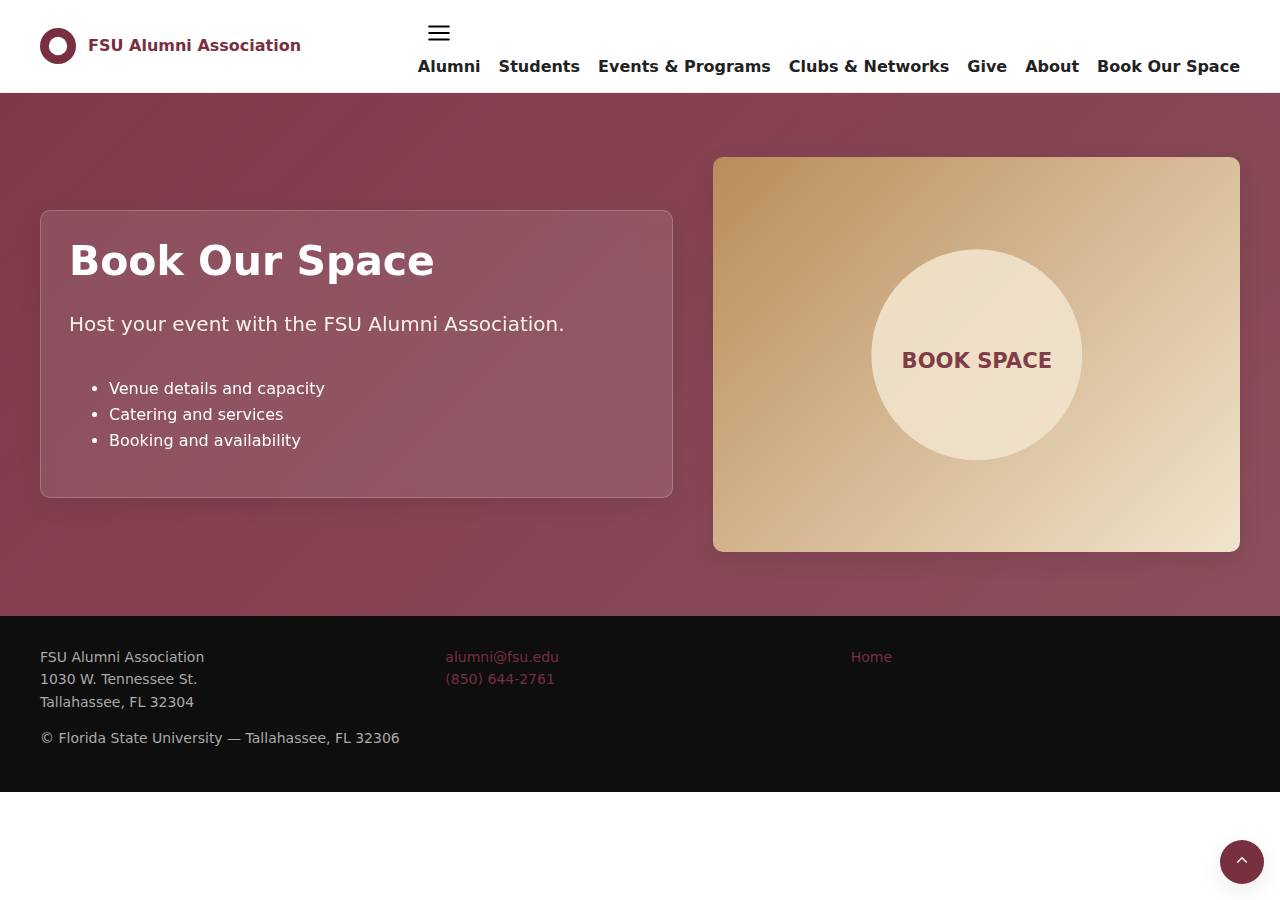
<file: book.html>
<!doctype html>
<html lang="en">
  <head>
    <meta charset="utf-8">
    <meta name="viewport" content="width=device-width, initial-scale=1">
    <title>Book Our Space | FSU Alumni Association</title>
    <link rel="stylesheet" href="assets/styles.css">
  </head>
  <body>
    <a class="sr-only" href="#main">Skip to content</a>
    <header>
      <div class="container nav" role="navigation" aria-label="Main navigation">
        <a href="index.html" class="brand"><span class="brand-mark" aria-hidden="true"><svg viewBox="0 0 24 24" fill="currentColor" xmlns="http://www.w3.org/2000/svg"><circle cx="12" cy="12" r="10"/></svg></span><span>FSU Alumni Association</span></a>
        <nav>
          <button id="navToggle" class="nav-toggle" aria-expanded="false" aria-controls="navLinks" aria-label="Toggle menu"><svg width="26" height="26" viewBox="0 0 24 24" fill="none" xmlns="http://www.w3.org/2000/svg"><path d="M3 6h18M3 12h18M3 18h18" stroke="currentColor" stroke-width="2" stroke-linecap="round"/></svg></button>
          <div id="navLinks" class="nav-links">
            <a href="alumni.html">Alumni</a>
            <a href="students.html">Students</a>
            <a href="events.html">Events & Programs</a>
            <a href="clubs.html">Clubs & Networks</a>
            <a href="give.html">Give</a>
            <a href="about.html">About</a>
            <a href="book.html" aria-current="page">Book Our Space</a>
          </div>
        </nav>
      </div>
    </header>
    <main id="main" tabindex="-1">
      <section class="hero" aria-labelledby="page-title">
        <div class="container wrap">
          <div class="card">
            <h1 id="page-title">Book Our Space</h1>
            <p class="lead">Host your event with the FSU Alumni Association.</p>
            <ul>
              <li>Venue details and capacity</li>
              <li>Catering and services</li>
              <li>Booking and availability</li>
            </ul>
          </div>
          <div class="hero-visual" aria-hidden="true"><svg viewBox="0 0 200 200" xmlns="http://www.w3.org/2000/svg"><circle cx="100" cy="100" r="80" fill="#f1e4cc"/><text x="100" y="110" font-size="16" text-anchor="middle" fill="#782f40" font-weight="700">BOOK SPACE</text></svg></div>
        </div>
      </section>
    </main>
    <footer>
      <div class="footer-bottom"><div class="container"><div class="grid-3" style="display:grid;grid-template-columns:repeat(3,1fr);gap:16px">
        <div><p>FSU Alumni Association<br>1030 W. Tennessee St.<br>Tallahassee, FL 32304</p><p>© Florida State University — Tallahassee, FL 32306</p></div>
        <div><p><a href="mailto:alumni@fsu.edu">alumni@fsu.edu</a><br><a href="tel:+18506442761">(850) 644-2761</a></p></div>
        <div><p><a href="index.html">Home</a></p></div>
      </div></div></div>
    </footer>
    <button id="toTop" aria-label="Scroll to top" title="Scroll to top" style="position:fixed;right:16px;bottom:16px;border:0;background:var(--garnet);color:#fff;width:44px;height:44px;border-radius:50%;display:grid;place-items:center;box-shadow:var(--shadow)"><svg width="18" height="18" viewBox="0 0 24 24" fill="none" xmlns="http://www.w3.org/2000/svg"><path d="M12 5l7 7-1.4 1.4L12 7.8 6.4 13.4 5 12l7-7Z" fill="currentColor"/></svg></button>
    <script src="assets/site.js"></script>
  </body>
</html>
</file>
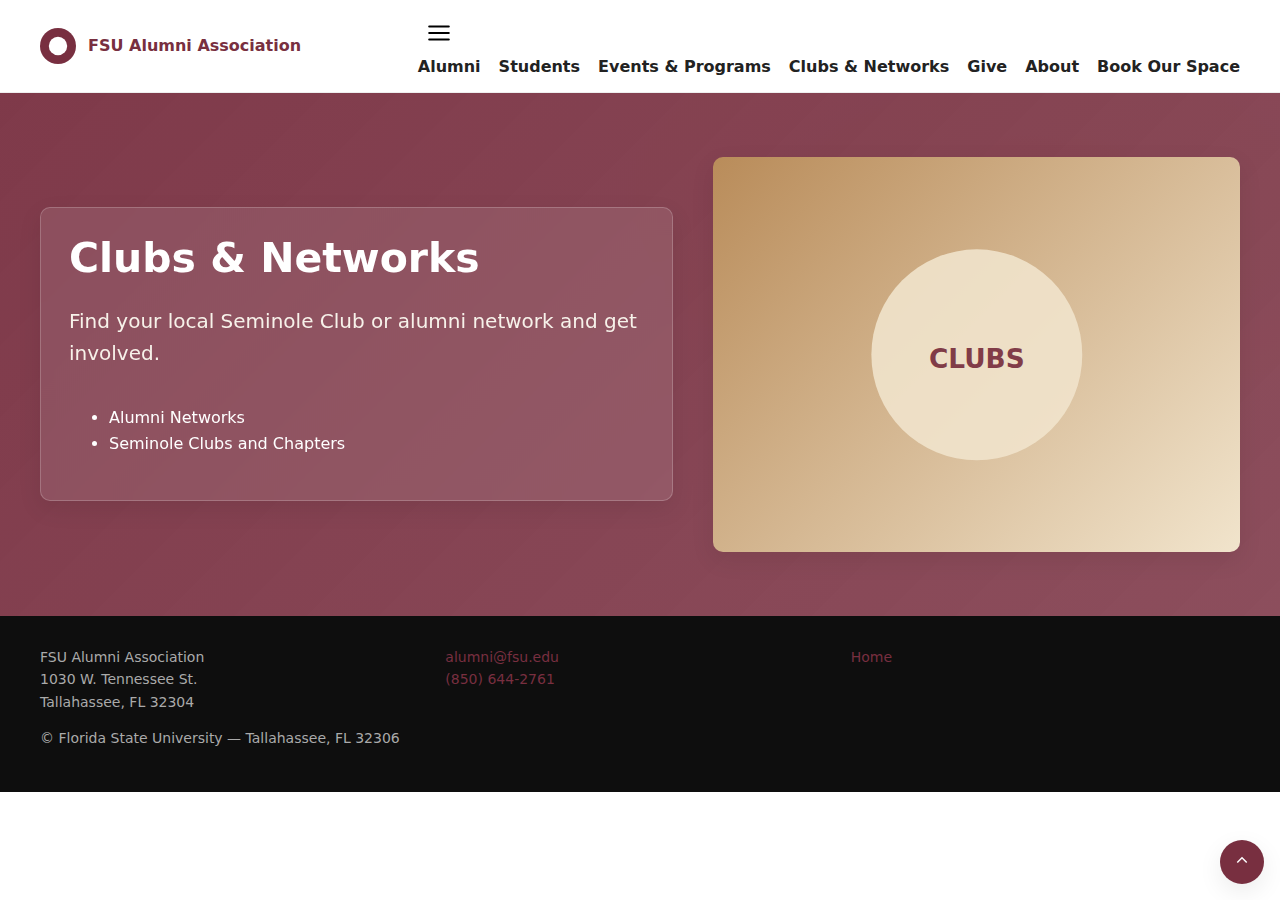
<file: clubs.html>
<!doctype html>
<html lang="en">
  <head>
    <meta charset="utf-8">
    <meta name="viewport" content="width=device-width, initial-scale=1">
    <title>Clubs & Networks | FSU Alumni Association</title>
    <link rel="stylesheet" href="assets/styles.css">
  </head>
  <body>
    <a class="sr-only" href="#main">Skip to content</a>
    <header>
      <div class="container nav" role="navigation" aria-label="Main navigation">
        <a href="index.html" class="brand"><span class="brand-mark" aria-hidden="true"><svg viewBox="0 0 24 24" fill="currentColor" xmlns="http://www.w3.org/2000/svg"><circle cx="12" cy="12" r="10"/></svg></span><span>FSU Alumni Association</span></a>
        <nav>
          <button id="navToggle" class="nav-toggle" aria-expanded="false" aria-controls="navLinks" aria-label="Toggle menu"><svg width="26" height="26" viewBox="0 0 24 24" fill="none" xmlns="http://www.w3.org/2000/svg"><path d="M3 6h18M3 12h18M3 18h18" stroke="currentColor" stroke-width="2" stroke-linecap="round"/></svg></button>
          <div id="navLinks" class="nav-links">
            <a href="alumni.html">Alumni</a>
            <a href="students.html">Students</a>
            <a href="events.html">Events & Programs</a>
            <a href="clubs.html" aria-current="page">Clubs & Networks</a>
            <a href="give.html">Give</a>
            <a href="about.html">About</a>
            <a href="book.html">Book Our Space</a>
          </div>
        </nav>
      </div>
    </header>
    <main id="main" tabindex="-1">
      <section class="hero" aria-labelledby="page-title">
        <div class="container wrap">
          <div class="card">
            <h1 id="page-title">Clubs & Networks</h1>
            <p class="lead">Find your local Seminole Club or alumni network and get involved.</p>
            <ul>
              <li>Alumni Networks</li>
              <li>Seminole Clubs and Chapters</li>
            </ul>
          </div>
          <div class="hero-visual" aria-hidden="true"><svg viewBox="0 0 200 200" xmlns="http://www.w3.org/2000/svg"><circle cx="100" cy="100" r="80" fill="#f1e4cc"/><text x="100" y="110" font-size="20" text-anchor="middle" fill="#782f40" font-weight="700">CLUBS</text></svg></div>
        </div>
      </section>
    </main>
    <footer>
      <div class="footer-bottom"><div class="container"><div class="grid-3" style="display:grid;grid-template-columns:repeat(3,1fr);gap:16px">
        <div><p>FSU Alumni Association<br>1030 W. Tennessee St.<br>Tallahassee, FL 32304</p><p>© Florida State University — Tallahassee, FL 32306</p></div>
        <div><p><a href="mailto:alumni@fsu.edu">alumni@fsu.edu</a><br><a href="tel:+18506442761">(850) 644-2761</a></p></div>
        <div><p><a href="index.html">Home</a></p></div>
      </div></div></div>
    </footer>
    <button id="toTop" aria-label="Scroll to top" title="Scroll to top" style="position:fixed;right:16px;bottom:16px;border:0;background:var(--garnet);color:#fff;width:44px;height:44px;border-radius:50%;display:grid;place-items:center;box-shadow:var(--shadow)"><svg width="18" height="18" viewBox="0 0 24 24" fill="none" xmlns="http://www.w3.org/2000/svg"><path d="M12 5l7 7-1.4 1.4L12 7.8 6.4 13.4 5 12l7-7Z" fill="currentColor"/></svg></button>
    <script src="assets/site.js"></script>
  </body>
</html>
</file>
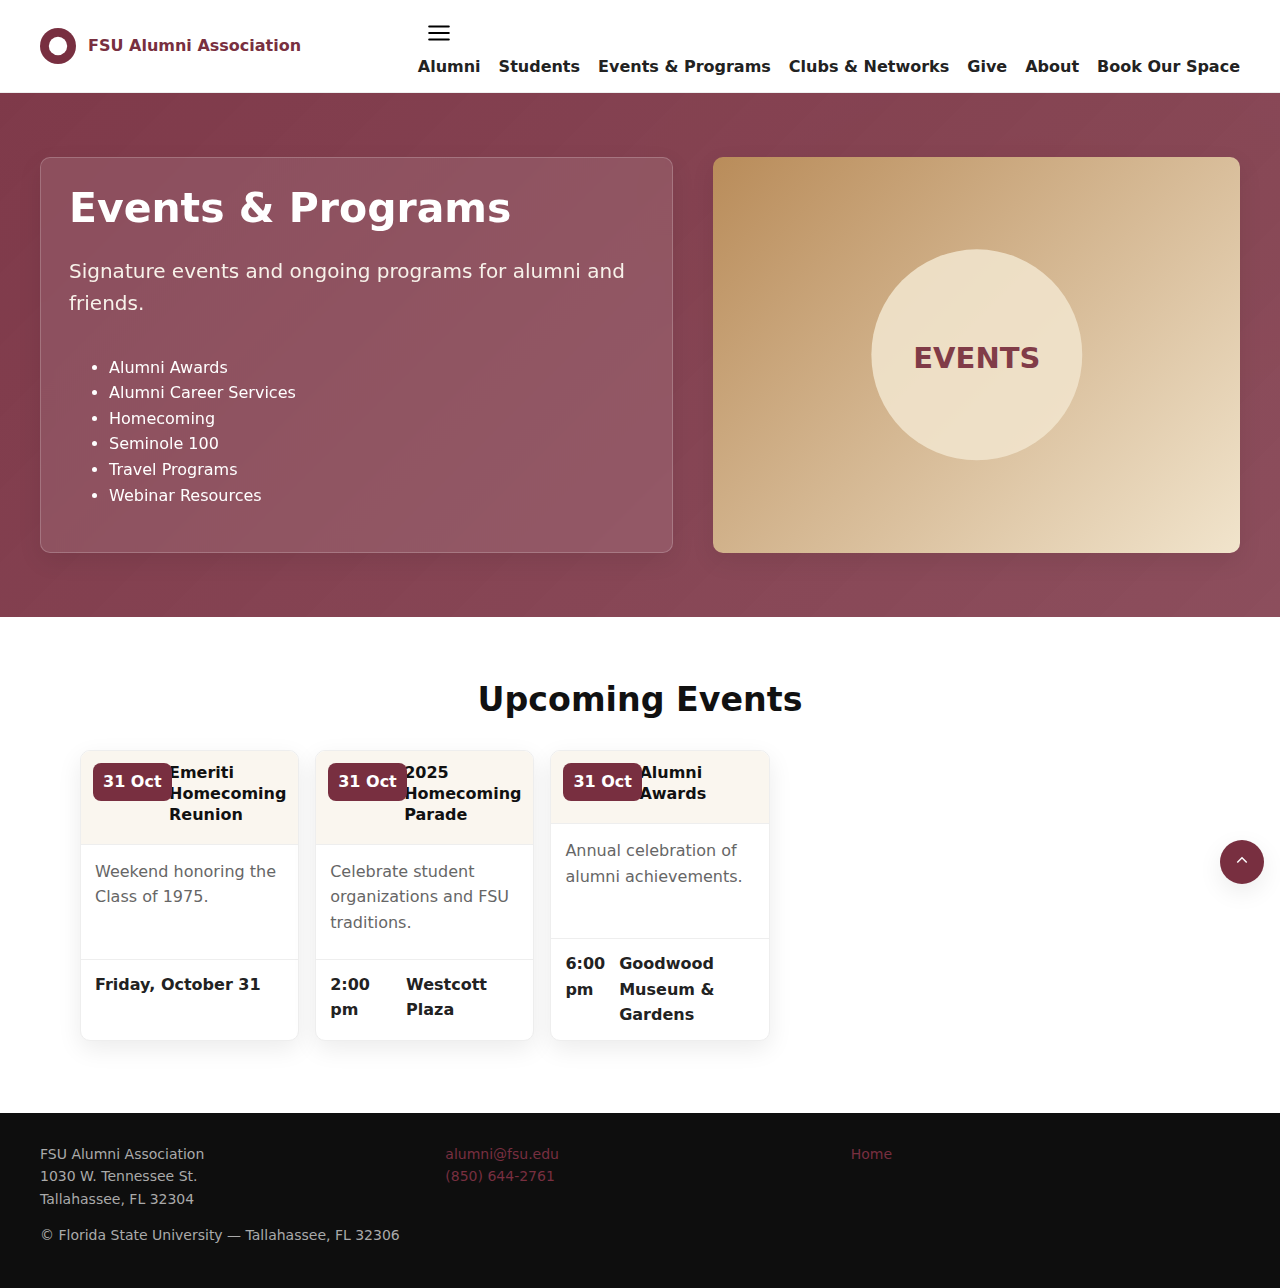
<file: events.html>
<!doctype html>
<html lang="en">
  <head>
    <meta charset="utf-8">
    <meta name="viewport" content="width=device-width, initial-scale=1">
    <title>Events & Programs | FSU Alumni Association</title>
    <link rel="stylesheet" href="assets/styles.css">
  </head>
  <body>
    <a class="sr-only" href="#main">Skip to content</a>
    <header>
      <div class="container nav" role="navigation" aria-label="Main navigation">
        <a href="index.html" class="brand"><span class="brand-mark" aria-hidden="true"><svg viewBox="0 0 24 24" fill="currentColor" xmlns="http://www.w3.org/2000/svg"><circle cx="12" cy="12" r="10"/></svg></span><span>FSU Alumni Association</span></a>
        <nav>
          <button id="navToggle" class="nav-toggle" aria-expanded="false" aria-controls="navLinks" aria-label="Toggle menu"><svg width="26" height="26" viewBox="0 0 24 24" fill="none" xmlns="http://www.w3.org/2000/svg"><path d="M3 6h18M3 12h18M3 18h18" stroke="currentColor" stroke-width="2" stroke-linecap="round"/></svg></button>
          <div id="navLinks" class="nav-links">
            <a href="alumni.html">Alumni</a>
            <a href="students.html">Students</a>
            <a href="events.html" aria-current="page">Events & Programs</a>
            <a href="clubs.html">Clubs & Networks</a>
            <a href="give.html">Give</a>
            <a href="about.html">About</a>
            <a href="book.html">Book Our Space</a>
          </div>
        </nav>
      </div>
    </header>
    <main id="main" tabindex="-1">
      <section class="hero" aria-labelledby="page-title">
        <div class="container wrap">
          <div class="card">
            <h1 id="page-title">Events & Programs</h1>
            <p class="lead">Signature events and ongoing programs for alumni and friends.</p>
            <ul>
              <li>Alumni Awards</li>
              <li>Alumni Career Services</li>
              <li>Homecoming</li>
              <li>Seminole 100</li>
              <li>Travel Programs</li>
              <li>Webinar Resources</li>
            </ul>
          </div>
          <div class="hero-visual" aria-hidden="true"><svg viewBox="0 0 200 200" xmlns="http://www.w3.org/2000/svg"><circle cx="100" cy="100" r="80" fill="#f1e4cc"/><text x="100" y="110" font-size="22" text-anchor="middle" fill="#782f40" font-weight="700">EVENTS</text></svg></div>
        </div>
      </section>
      <section class="events" aria-labelledby="events-title">
        <div class="container">
          <h2 id="events-title">Upcoming Events</h2>
          <ol class="event-list" aria-label="Event list">
            <li class="event"><header><div class="date" aria-label="October 31">31 Oct</div><h3>Emeriti Homecoming Reunion</h3></header><div class="body">Weekend honoring the Class of 1975.</div><div class="meta"><div>Friday, October 31</div></div></li>
            <li class="event"><header><div class="date" aria-label="October 31">31 Oct</div><h3>2025 Homecoming Parade</h3></header><div class="body">Celebrate student organizations and FSU traditions.</div><div class="meta"><div>2:00 pm</div><div>Westcott Plaza</div></div></li>
            <li class="event"><header><div class="date" aria-label="October 31">31 Oct</div><h3>Alumni Awards</h3></header><div class="body">Annual celebration of alumni achievements.</div><div class="meta"><div>6:00 pm</div><div>Goodwood Museum &amp; Gardens</div></div></li>
          </ol>
        </div>
      </section>
    </main>
    <footer>
      <div class="footer-bottom"><div class="container"><div class="grid-3" style="display:grid;grid-template-columns:repeat(3,1fr);gap:16px">
        <div><p>FSU Alumni Association<br>1030 W. Tennessee St.<br>Tallahassee, FL 32304</p><p>© Florida State University — Tallahassee, FL 32306</p></div>
        <div><p><a href="mailto:alumni@fsu.edu">alumni@fsu.edu</a><br><a href="tel:+18506442761">(850) 644-2761</a></p></div>
        <div><p><a href="index.html">Home</a></p></div>
      </div></div></div>
    </footer>
    <button id="toTop" aria-label="Scroll to top" title="Scroll to top" style="position:fixed;right:16px;bottom:16px;border:0;background:var(--garnet);color:#fff;width:44px;height:44px;border-radius:50%;display:grid;place-items:center;box-shadow:var(--shadow)"><svg width="18" height="18" viewBox="0 0 24 24" fill="none" xmlns="http://www.w3.org/2000/svg"><path d="M12 5l7 7-1.4 1.4L12 7.8 6.4 13.4 5 12l7-7Z" fill="currentColor"/></svg></button>
    <script src="assets/site.js"></script>
  </body>
</html>
</file>
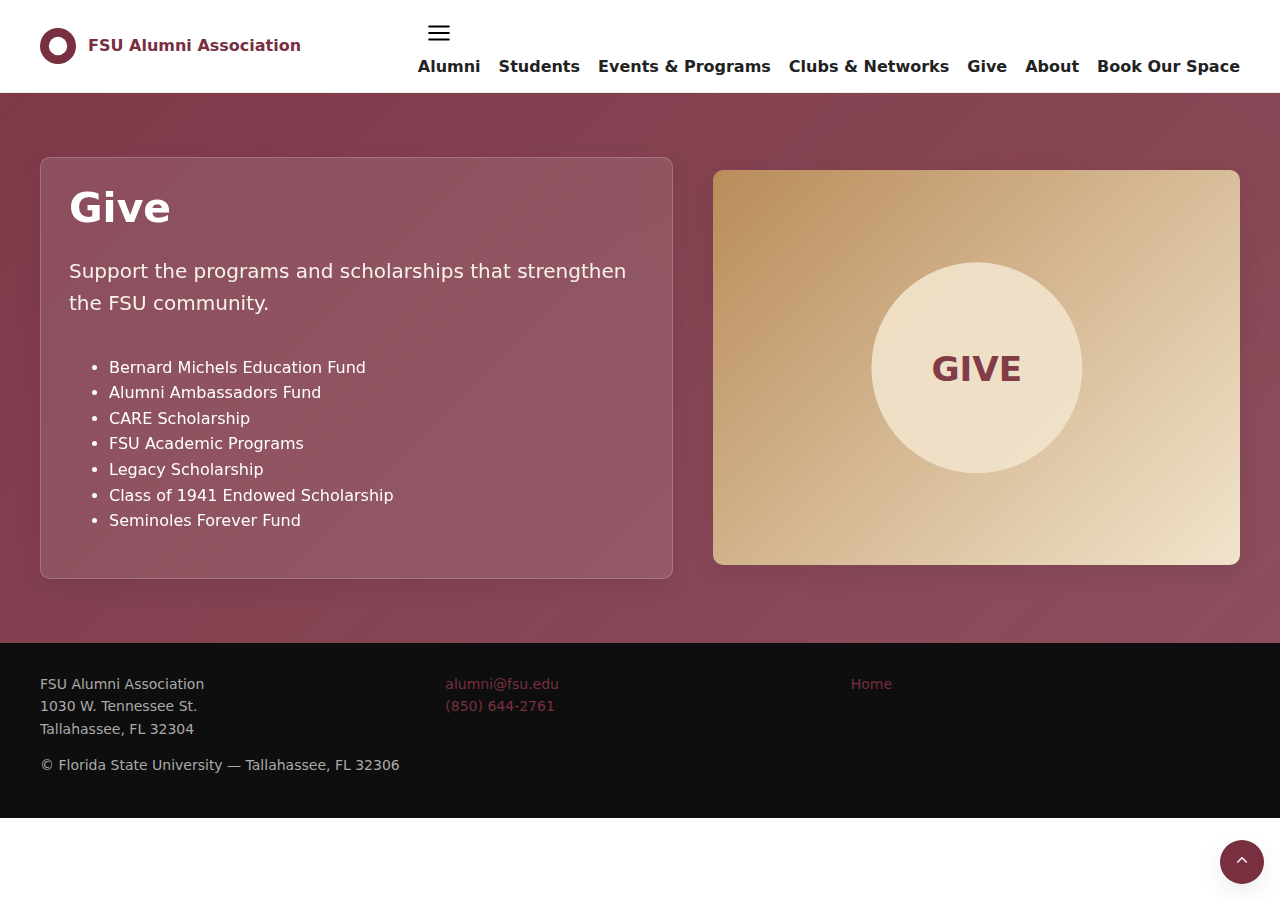
<file: give.html>
<!doctype html>
<html lang="en">
  <head>
    <meta charset="utf-8">
    <meta name="viewport" content="width=device-width, initial-scale=1">
    <title>Give | FSU Alumni Association</title>
    <link rel="stylesheet" href="assets/styles.css">
  </head>
  <body>
    <a class="sr-only" href="#main">Skip to content</a>
    <header>
      <div class="container nav" role="navigation" aria-label="Main navigation">
        <a href="index.html" class="brand"><span class="brand-mark" aria-hidden="true"><svg viewBox="0 0 24 24" fill="currentColor" xmlns="http://www.w3.org/2000/svg"><circle cx="12" cy="12" r="10"/></svg></span><span>FSU Alumni Association</span></a>
        <nav>
          <button id="navToggle" class="nav-toggle" aria-expanded="false" aria-controls="navLinks" aria-label="Toggle menu"><svg width="26" height="26" viewBox="0 0 24 24" fill="none" xmlns="http://www.w3.org/2000/svg"><path d="M3 6h18M3 12h18M3 18h18" stroke="currentColor" stroke-width="2" stroke-linecap="round"/></svg></button>
          <div id="navLinks" class="nav-links">
            <a href="alumni.html">Alumni</a>
            <a href="students.html">Students</a>
            <a href="events.html">Events & Programs</a>
            <a href="clubs.html">Clubs & Networks</a>
            <a href="give.html" aria-current="page">Give</a>
            <a href="about.html">About</a>
            <a href="book.html">Book Our Space</a>
          </div>
        </nav>
      </div>
    </header>
    <main id="main" tabindex="-1">
      <section class="hero" aria-labelledby="page-title">
        <div class="container wrap">
          <div class="card">
            <h1 id="page-title">Give</h1>
            <p class="lead">Support the programs and scholarships that strengthen the FSU community.</p>
            <ul>
              <li>Bernard Michels Education Fund</li>
              <li>Alumni Ambassadors Fund</li>
              <li>CARE Scholarship</li>
              <li>FSU Academic Programs</li>
              <li>Legacy Scholarship</li>
              <li>Class of 1941 Endowed Scholarship</li>
              <li>Seminoles Forever Fund</li>
            </ul>
          </div>
          <div class="hero-visual" aria-hidden="true"><svg viewBox="0 0 200 200" xmlns="http://www.w3.org/2000/svg"><circle cx="100" cy="100" r="80" fill="#f1e4cc"/><text x="100" y="110" font-size="26" text-anchor="middle" fill="#782f40" font-weight="700">GIVE</text></svg></div>
        </div>
      </section>
    </main>
    <footer>
      <div class="footer-bottom"><div class="container"><div class="grid-3" style="display:grid;grid-template-columns:repeat(3,1fr);gap:16px">
        <div><p>FSU Alumni Association<br>1030 W. Tennessee St.<br>Tallahassee, FL 32304</p><p>© Florida State University — Tallahassee, FL 32306</p></div>
        <div><p><a href="mailto:alumni@fsu.edu">alumni@fsu.edu</a><br><a href="tel:+18506442761">(850) 644-2761</a></p></div>
        <div><p><a href="index.html">Home</a></p></div>
      </div></div></div>
    </footer>
    <button id="toTop" aria-label="Scroll to top" title="Scroll to top" style="position:fixed;right:16px;bottom:16px;border:0;background:var(--garnet);color:#fff;width:44px;height:44px;border-radius:50%;display:grid;place-items:center;box-shadow:var(--shadow)"><svg width="18" height="18" viewBox="0 0 24 24" fill="none" xmlns="http://www.w3.org/2000/svg"><path d="M12 5l7 7-1.4 1.4L12 7.8 6.4 13.4 5 12l7-7Z" fill="currentColor"/></svg></button>
    <script src="assets/site.js"></script>
  </body>
</html>
</file>
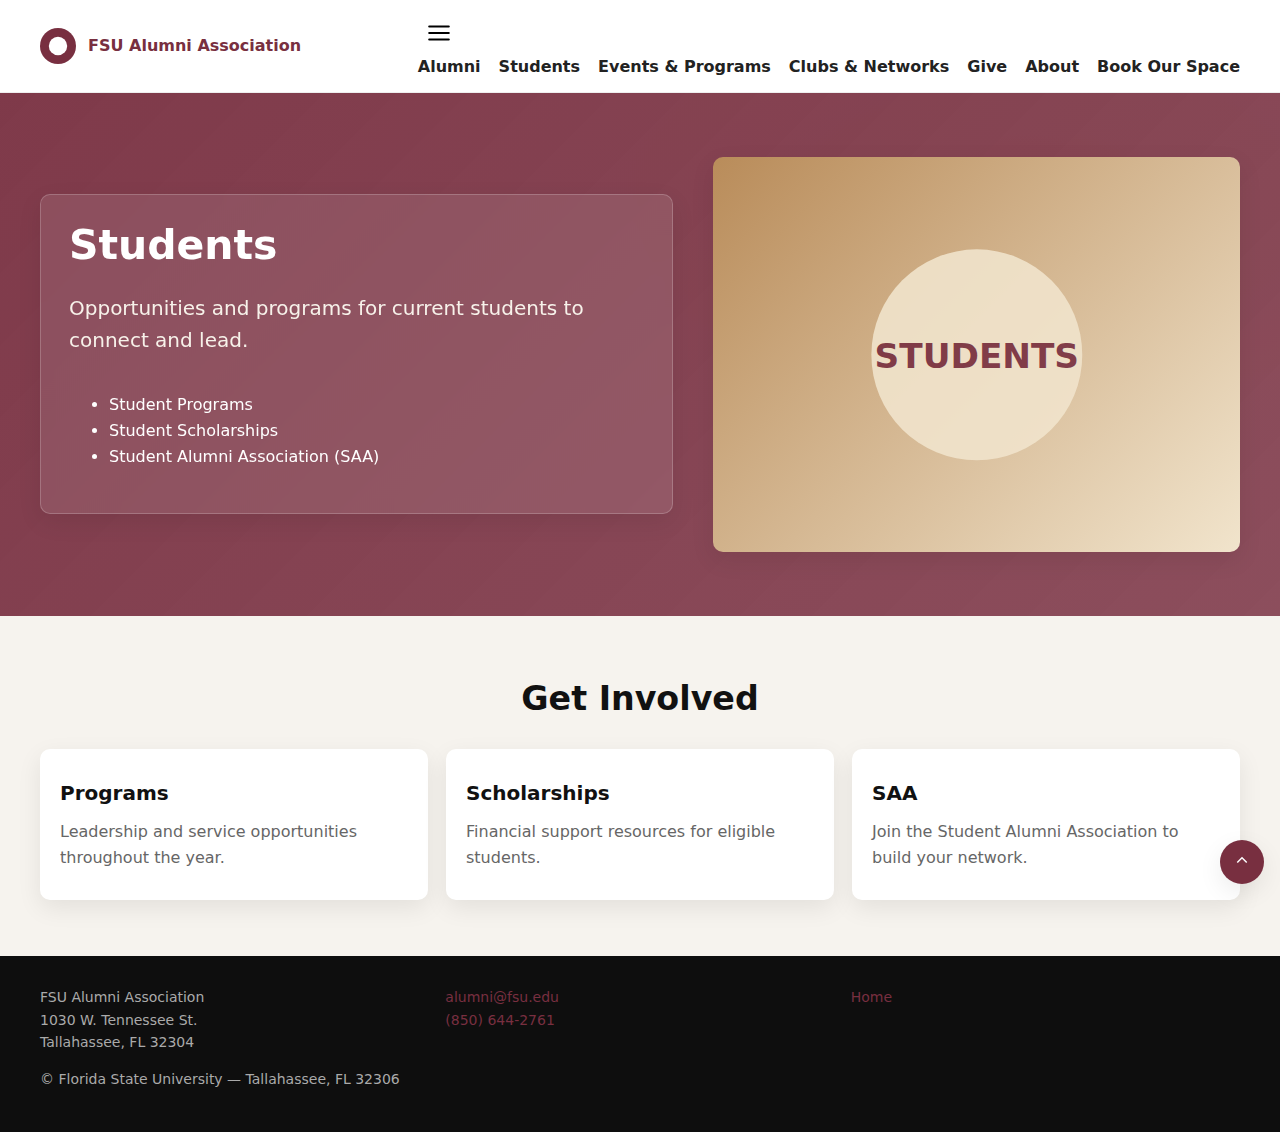
<file: students.html>
<!doctype html>
<html lang="en">
  <head>
    <meta charset="utf-8">
    <meta name="viewport" content="width=device-width, initial-scale=1">
    <title>Students | FSU Alumni Association</title>
    <link rel="stylesheet" href="assets/styles.css">
  </head>
  <body>
    <a class="sr-only" href="#main">Skip to content</a>
    <header>
      <div class="container nav" role="navigation" aria-label="Main navigation">
        <a href="index.html" class="brand"><span class="brand-mark" aria-hidden="true"><svg viewBox="0 0 24 24" fill="currentColor" xmlns="http://www.w3.org/2000/svg"><circle cx="12" cy="12" r="10"/></svg></span><span>FSU Alumni Association</span></a>
        <nav>
          <button id="navToggle" class="nav-toggle" aria-expanded="false" aria-controls="navLinks" aria-label="Toggle menu"><svg width="26" height="26" viewBox="0 0 24 24" fill="none" xmlns="http://www.w3.org/2000/svg"><path d="M3 6h18M3 12h18M3 18h18" stroke="currentColor" stroke-width="2" stroke-linecap="round"/></svg></button>
          <div id="navLinks" class="nav-links">
            <a href="alumni.html">Alumni</a>
            <a href="students.html" aria-current="page">Students</a>
            <a href="events.html">Events & Programs</a>
            <a href="clubs.html">Clubs & Networks</a>
            <a href="give.html">Give</a>
            <a href="about.html">About</a>
            <a href="book.html">Book Our Space</a>
          </div>
        </nav>
      </div>
    </header>
    <main id="main" tabindex="-1">
      <section class="hero" aria-labelledby="page-title">
        <div class="container wrap">
          <div class="card">
            <h1 id="page-title">Students</h1>
            <p class="lead">Opportunities and programs for current students to connect and lead.</p>
            <ul>
              <li>Student Programs</li>
              <li>Student Scholarships</li>
              <li>Student Alumni Association (SAA)</li>
            </ul>
          </div>
          <div class="hero-visual" aria-hidden="true"><svg viewBox="0 0 200 200" xmlns="http://www.w3.org/2000/svg"><circle cx="100" cy="100" r="80" fill="#f1e4cc"/><text x="100" y="110" font-size="26" text-anchor="middle" fill="#782f40" font-weight="700">STUDENTS</text></svg></div>
        </div>
      </section>
      <section class="features" aria-labelledby="students-sections">
        <div class="container">
          <h2 id="students-sections">Get Involved</h2>
          <div class="grid-3 mt-2">
            <article class="card"><h3>Programs</h3><p>Leadership and service opportunities throughout the year.</p></article>
            <article class="card"><h3>Scholarships</h3><p>Financial support resources for eligible students.</p></article>
            <article class="card"><h3>SAA</h3><p>Join the Student Alumni Association to build your network.</p></article>
          </div>
        </div>
      </section>
    </main>
    <footer>
      <div class="footer-bottom"><div class="container"><div class="grid-3" style="display:grid;grid-template-columns:repeat(3,1fr);gap:16px">
        <div><p>FSU Alumni Association<br>1030 W. Tennessee St.<br>Tallahassee, FL 32304</p><p>© Florida State University — Tallahassee, FL 32306</p></div>
        <div><p><a href="mailto:alumni@fsu.edu">alumni@fsu.edu</a><br><a href="tel:+18506442761">(850) 644-2761</a></p></div>
        <div><p><a href="index.html">Home</a></p></div>
      </div></div></div>
    </footer>
    <button id="toTop" aria-label="Scroll to top" title="Scroll to top" style="position:fixed;right:16px;bottom:16px;border:0;background:var(--garnet);color:#fff;width:44px;height:44px;border-radius:50%;display:grid;place-items:center;box-shadow:var(--shadow)"><svg width="18" height="18" viewBox="0 0 24 24" fill="none" xmlns="http://www.w3.org/2000/svg"><path d="M12 5l7 7-1.4 1.4L12 7.8 6.4 13.4 5 12l7-7Z" fill="currentColor"/></svg></button>
    <script src="assets/site.js"></script>
  </body>
</html>
</file>
<file: assets/styles.css>
:root { --garnet:#782f40; --garnet-700:#5e2432; --gold:#ceb888; --sand:#f6f3ee; --ink:#111; --ink-700:#222; --muted:#666; --bg:#fff; --radius:10px; --shadow:0 8px 24px rgba(0,0,0,.08); --container:1200px; }
html,body{margin:0;padding:0;height:100%;background:var(--bg);color:var(--ink)}
body{font:16px/1.6 system-ui,-apple-system,Segoe UI,Roboto,Helvetica,Arial,"Apple Color Emoji","Segoe UI Emoji"}
img{max-width:100%;height:auto}
a{color:var(--garnet);text-decoration:none}
a:hover{text-decoration:underline}
.container{max-width:var(--container);margin:0 auto;padding:0 16px}
.btn{display:inline-block;background:var(--garnet);color:#fff;padding:12px 18px;border-radius:8px;font-weight:600;box-shadow:var(--shadow)}
.btn:hover{background:var(--garnet-700);text-decoration:none}
.btn.secondary{background:var(--gold);color:#3a2e1a}
header{position:sticky;top:0;z-index:50;background:#fff;border-bottom:1px solid #eee}
.nav{display:flex;align-items:center;justify-content:space-between;padding:12px 0}
.brand{display:flex;align-items:center;gap:12px;font-weight:800;color:var(--garnet)}
.brand-mark{width:36px;height:36px;border-radius:50%;background:var(--garnet);display:inline-flex;align-items:center;justify-content:center}
.brand-mark svg{width:22px;height:22px;color:#fff}
.nav-toggle{background:none;border:0;padding:8px;display:inline-flex;align-items:center;justify-content:center;border-radius:8px}
.nav-toggle:focus{outline:2px solid var(--gold);outline-offset:2px}
.nav-links{display:flex;gap:18px;align-items:center}
.nav-links a{font-weight:600;color:var(--ink-700)}
.nav-links a:hover{color:var(--garnet)}
@media (max-width:900px){.nav-links{display:none;position:absolute;left:0;right:0;top:60px;background:#fff;border-bottom:1px solid #eee;padding:12px 16px;flex-direction:column;align-items:flex-start;gap:8px}.nav-links.open{display:flex}}
.hero{background:linear-gradient(135deg,rgba(120,47,64,.95),rgba(120,47,64,.85)),radial-gradient(800px 400px at 80% 20%,rgba(206,184,136,.25),transparent 60%);color:#fff}
.hero .wrap{display:grid;grid-template-columns:1.2fr 1fr;gap:40px;padding:64px 0;align-items:center}
.hero h1{font-size:clamp(28px,3.2vw,48px);line-height:1.1;margin:0 0 14px}
.hero p.lead{font-size:clamp(16px,2.2vw,20px);color:#f7f2ea}
.hero .card{background:rgba(255,255,255,.1);border:1px solid rgba(255,255,255,.2);padding:28px;border-radius:var(--radius);backdrop-filter:blur(6px)}
.hero-visual{aspect-ratio:4/3;border-radius:var(--radius);background:linear-gradient(135deg,#b98c5a,#f1e4cc);box-shadow:var(--shadow);display:grid;place-items:center}
.hero-visual svg{width:50%;height:auto;opacity:.9}
@media (max-width:900px){.hero .wrap{grid-template-columns:1fr;padding:40px 0}}
.features{background:var(--sand);padding:56px 0}
.features h2{text-align:center;margin:0 0 24px;font-size:clamp(22px,2.6vw,36px)}
.grid-3{display:grid;grid-template-columns:repeat(3,1fr);gap:18px}
@media (max-width:900px){.grid-3{grid-template-columns:1fr}}
.card{background:#fff;border-radius:var(--radius);box-shadow:var(--shadow);padding:20px;display:flex;flex-direction:column;gap:10px}
.card .icon{width:64px;height:64px;border-radius:14px;background:var(--gold);display:inline-flex;align-items:center;justify-content:center;color:#3a2e1a}
.card h3{margin:8px 0 0;font-size:20px}
.card p{margin:0 0 10px;color:var(--muted)}
.card .card-footer{margin-top:auto}
.promo{position:relative;padding:70px 0;color:#fff;background:linear-gradient(rgba(120,47,64,.65),rgba(120,47,64,.65)),url('data:image/svg+xml;utf8,<svg xmlns="http://www.w3.org/2000/svg" width="1600" height="900"><defs><linearGradient id="g" x1="0" x2="1"><stop offset="0" stop-color="%23f1e4cc"/><stop offset="1" stop-color="%23ceb888"/></linearGradient></defs><rect width="100%" height="100%" fill="url(%23g)"/></svg>') center/cover no-repeat fixed}
.promo h2{text-align:center;font-size:clamp(22px,2.6vw,36px);margin:0 0 18px}
.promo .actions{text-align:center}
.events{padding:56px 0;background:#fff}
.events h2{text-align:center;margin:0 0 24px;font-size:clamp(22px,2.6vw,36px)}
.event-list{display:grid;grid-template-columns:repeat(5,1fr);gap:16px}
@media (max-width:1100px){.event-list{grid-template-columns:repeat(3,1fr)}}
@media (max-width:700px){.event-list{grid-template-columns:1fr}}
.event{position:relative;border:1px solid #eee;border-radius:var(--radius);overflow:hidden;box-shadow:var(--shadow);background:#fff}
.event header{position:relative;background:#faf6ef;padding:12px 14px}
.event .date{position:absolute;top:12px;left:12px;background:var(--garnet);color:#fff;padding:6px 10px;border-radius:8px;font-weight:700}
.event h3{margin:0 0 6px 0;padding-left:74px;font-size:16px;line-height:1.3}
.event .body{padding:14px;color:var(--muted);min-height:86px}
.event .meta{display:flex;gap:14px;padding:12px 14px;border-top:1px solid #eee;color:var(--ink-700);font-weight:600}
.cta-two{background:var(--garnet);color:#fff;padding:56px 0}
.cta-two .grid{display:grid;grid-template-columns:1fr 1fr;gap:22px}
@media (max-width:900px){.cta-two .grid{grid-template-columns:1fr}}
.cta{background:rgba(255,255,255,.08);border:1px solid rgba(255,255,255,.2);border-radius:var(--radius);padding:22px}
.cta h3{margin:0 0 10px}
.social{padding:48px 0;color:#fff;background:linear-gradient(180deg,#2a2a2a,#111)}
.social h2{text-align:center;margin:0 0 18px;color:#fff}
.social .icons{display:flex;gap:16px;justify-content:center;flex-wrap:wrap}
.social a{display:inline-flex;align-items:center;justify-content:center;width:52px;height:52px;border-radius:50%;background:#fff;color:#111;box-shadow:var(--shadow)}
.partners{padding:48px 0;background:var(--sand)}
.partners h2{text-align:center;margin:0 0 18px}
.logo-row{display:flex;gap:20px;flex-wrap:wrap;align-items:center;justify-content:center}
.logo{width:160px;height:70px;border-radius:10px;background:#fff;box-shadow:var(--shadow);display:grid;place-items:center}
footer{background:#0e0e0e;color:#ddd}
.footer-top{padding:36px 0 8px;border-bottom:1px solid #222}
.footer-grid{display:grid;grid-template-columns:repeat(4,1fr);gap:20px}
@media (max-width:900px){.footer-grid{grid-template-columns:1fr 1fr}}
@media (max-width:600px){.footer-grid{grid-template-columns:1fr}}
footer h5{margin:0 0 8px;color:#fff}
.list{display:grid;gap:6px}
.list a{color:#ddd}
.list a:hover{color:#fff;text-decoration:underline}
.footer-bottom{padding:16px 0 28px;color:#aaa;font-size:14px}
.sr-only{position:absolute;width:1px;height:1px;padding:0;margin:-1px;overflow:hidden;clip:rect(0,0,0,0);white-space:nowrap;border:0}
.center{text-align:center}
.mt-2{margin-top:16px}.mt-3{margin-top:24px}
.mb-2{margin-bottom:16px}.mb-3{margin-bottom:24px}
:root{--garnet:#782f40;--garnet-700:#5e2432;--gold:#ceb888;--sand:#f6f3ee;--ink:#111;--ink-700:#222;--muted:#666;--bg:#fff;--radius:10px;--shadow:0 8px 24px rgba(0,0,0,.08);--container:1200px}
html,body{margin:0;padding:0;height:100%;background:var(--bg);color:var(--ink)}
body{font:16px/1.6 system-ui,-apple-system,Segoe UI,Roboto,Helvetica,Arial,"Apple Color Emoji","Segoe UI Emoji"}
img{max-width:100%;height:auto}
a{color:var(--garnet);text-decoration:none}
a:hover{text-decoration:underline}
.container{max-width:var(--container);margin:0 auto;padding:0 16px}
.btn{display:inline-block;background:var(--garnet);color:#fff;padding:12px 18px;border-radius:8px;font-weight:600;box-shadow:var(--shadow)}
.btn:hover{background:var(--garnet-700);text-decoration:none}
.btn.secondary{background:var(--gold);color:#3a2e1a}
header{position:sticky;top:0;z-index:50;background:#fff;border-bottom:1px solid #eee}
.nav{display:flex;align-items:center;justify-content:space-between;padding:12px 0}
.brand{display:flex;align-items:center;gap:12px;font-weight:800;color:var(--garnet)}
.brand-mark{width:36px;height:36px;border-radius:50%;background:var(--garnet);display:inline-flex;align-items:center;justify-content:center}
.brand-mark svg{width:22px;height:22px;color:#fff}
.nav-toggle{background:none;border:0;padding:8px;display:inline-flex;align-items:center;justify-content:center;border-radius:8px}
.nav-toggle:focus{outline:2px solid var(--gold);outline-offset:2px}
.nav-links{display:flex;gap:18px;align-items:center}
.nav-links a{font-weight:600;color:var(--ink-700)}
.nav-links a:hover{color:var(--garnet)}
@media (max-width:900px){.nav-links{display:none;position:absolute;left:0;right:0;top:60px;background:#fff;border-bottom:1px solid #eee;padding:12px 16px;flex-direction:column;align-items:flex-start;gap:8px}.nav-links.open{display:flex}}
.hero{background:linear-gradient(135deg,rgba(120,47,64,.95),rgba(120,47,64,.85)),radial-gradient(800px 400px at 80% 20%,rgba(206,184,136,.25),transparent 60%);color:#fff}
.hero .wrap{display:grid;grid-template-columns:1.2fr 1fr;gap:40px;padding:64px 0;align-items:center}
.hero h1{font-size:clamp(28px,3.2vw,48px);line-height:1.1;margin:0 0 14px}
.hero p.lead{font-size:clamp(16px,2.2vw,20px);color:#f7f2ea}
.hero .card{background:rgba(255,255,255,.1);border:1px solid rgba(255,255,255,.2);padding:28px;border-radius:var(--radius);backdrop-filter:blur(6px)}
.hero-visual{aspect-ratio:4/3;border-radius:var(--radius);background:linear-gradient(135deg,#b98c5a,#f1e4cc);box-shadow:var(--shadow);display:grid;place-items:center}
.hero-visual svg{width:50%;height:auto;opacity:.9}
@media (max-width:900px){.hero .wrap{grid-template-columns:1fr;padding:40px 0}}
.features{background:var(--sand);padding:56px 0}
.features h2{text-align:center;margin:0 0 24px;font-size:clamp(22px,2.6vw,36px)}
.grid-3{display:grid;grid-template-columns:repeat(3,1fr);gap:18px}
@media (max-width:900px){.grid-3{grid-template-columns:1fr}}
.card{background:#fff;border-radius:var(--radius);box-shadow:var(--shadow);padding:20px;display:flex;flex-direction:column;gap:10px}
.card .icon{width:64px;height:64px;border-radius:14px;background:var(--gold);display:inline-flex;align-items:center;justify-content:center;color:#3a2e1a}
.card h3{margin:8px 0 0;font-size:20px}
.card p{margin:0 0 10px;color:var(--muted)}
.card .card-footer{margin-top:auto}
.promo{position:relative;padding:70px 0;color:#fff;background:linear-gradient(rgba(120,47,64,.65),rgba(120,47,64,.65)),url('data:image/svg+xml;utf8,<svg xmlns="http://www.w3.org/2000/svg" width="1600" height="900"><defs><linearGradient id="g" x1="0" x2="1"><stop offset="0" stop-color="%23f1e4cc"/><stop offset="1" stop-color="%23ceb888"/></linearGradient></defs><rect width="100%" height="100%" fill="url(%23g)"/></svg>') center/cover no-repeat fixed}
.promo h2{text-align:center;font-size:clamp(22px,2.6vw,36px);margin:0 0 18px}
.promo .actions{text-align:center}
.events{padding:56px 0;background:#fff}
.events h2{text-align:center;margin:0 0 24px;font-size:clamp(22px,2.6vw,36px)}
.event-list{display:grid;grid-template-columns:repeat(5,1fr);gap:16px}
@media (max-width:1100px){.event-list{grid-template-columns:repeat(3,1fr)}}
@media (max-width:700px){.event-list{grid-template-columns:1fr}}
.event{position:relative;border:1px solid #eee;border-radius:var(--radius);overflow:hidden;box-shadow:var(--shadow);background:#fff}
.event header{position:relative;background:#faf6ef;padding:12px 14px}
.event .date{position:absolute;top:12px;left:12px;background:var(--garnet);color:#fff;padding:6px 10px;border-radius:8px;font-weight:700}
.event h3{margin:0 0 6px 0;padding-left:74px;font-size:16px;line-height:1.3}
.event .body{padding:14px;color:var(--muted);min-height:86px}
.event .meta{display:flex;gap:14px;padding:12px 14px;border-top:1px solid #eee;color:var(--ink-700);font-weight:600}
.cta-two{background:var(--garnet);color:#fff;padding:56px 0}
.cta-two .grid{display:grid;grid-template-columns:1fr 1fr;gap:22px}
@media (max-width:900px){.cta-two .grid{grid-template-columns:1fr}}
.cta{background:rgba(255,255,255,.08);border:1px solid rgba(255,255,255,.2);border-radius:var(--radius);padding:22px}
.cta h3{margin:0 0 10px}
.social{padding:48px 0;color:#fff;background:linear-gradient(180deg,#2a2a2a,#111)}
.social h2{text-align:center;margin:0 0 18px;color:#fff}
.social .icons{display:flex;gap:16px;justify-content:center;flex-wrap:wrap}
.social a{display:inline-flex;align-items:center;justify-content:center;width:52px;height:52px;border-radius:50%;background:#fff;color:#111;box-shadow:var(--shadow)}
.partners{padding:48px 0;background:var(--sand)}
.partners h2{text-align:center;margin:0 0 18px}
.logo-row{display:flex;gap:20px;flex-wrap:wrap;align-items:center;justify-content:center}
.logo{width:160px;height:70px;border-radius:10px;background:#fff;box-shadow:var(--shadow);display:grid;place-items:center}
footer{background:#0e0e0e;color:#ddd}
.footer-top{padding:36px 0 8px;border-bottom:1px solid #222}
.footer-grid{display:grid;grid-template-columns:repeat(4,1fr);gap:20px}
@media (max-width:900px){.footer-grid{grid-template-columns:1fr 1fr}}
@media (max-width:600px){.footer-grid{grid-template-columns:1fr}}
footer h5{margin:0 0 8px;color:#fff}
.list{display:grid;gap:6px}
.list a{color:#ddd}
.list a:hover{color:#fff;text-decoration:underline}
.footer-bottom{padding:16px 0 28px;color:#aaa;font-size:14px}
.sr-only{position:absolute;width:1px;height:1px;padding:0;margin:-1px;overflow:hidden;clip:rect(0,0,0,0);white-space:nowrap;border:0}
.center{text-align:center}
.mt-2{margin-top:16px}.mt-3{margin-top:24px}
.mb-2{margin-bottom:16px}.mb-3{margin-bottom:24px}
@media (prefers-reduced-motion:reduce){*{scroll-behavior:auto!important;animation:none!important;transition:none!important}}
</file>
